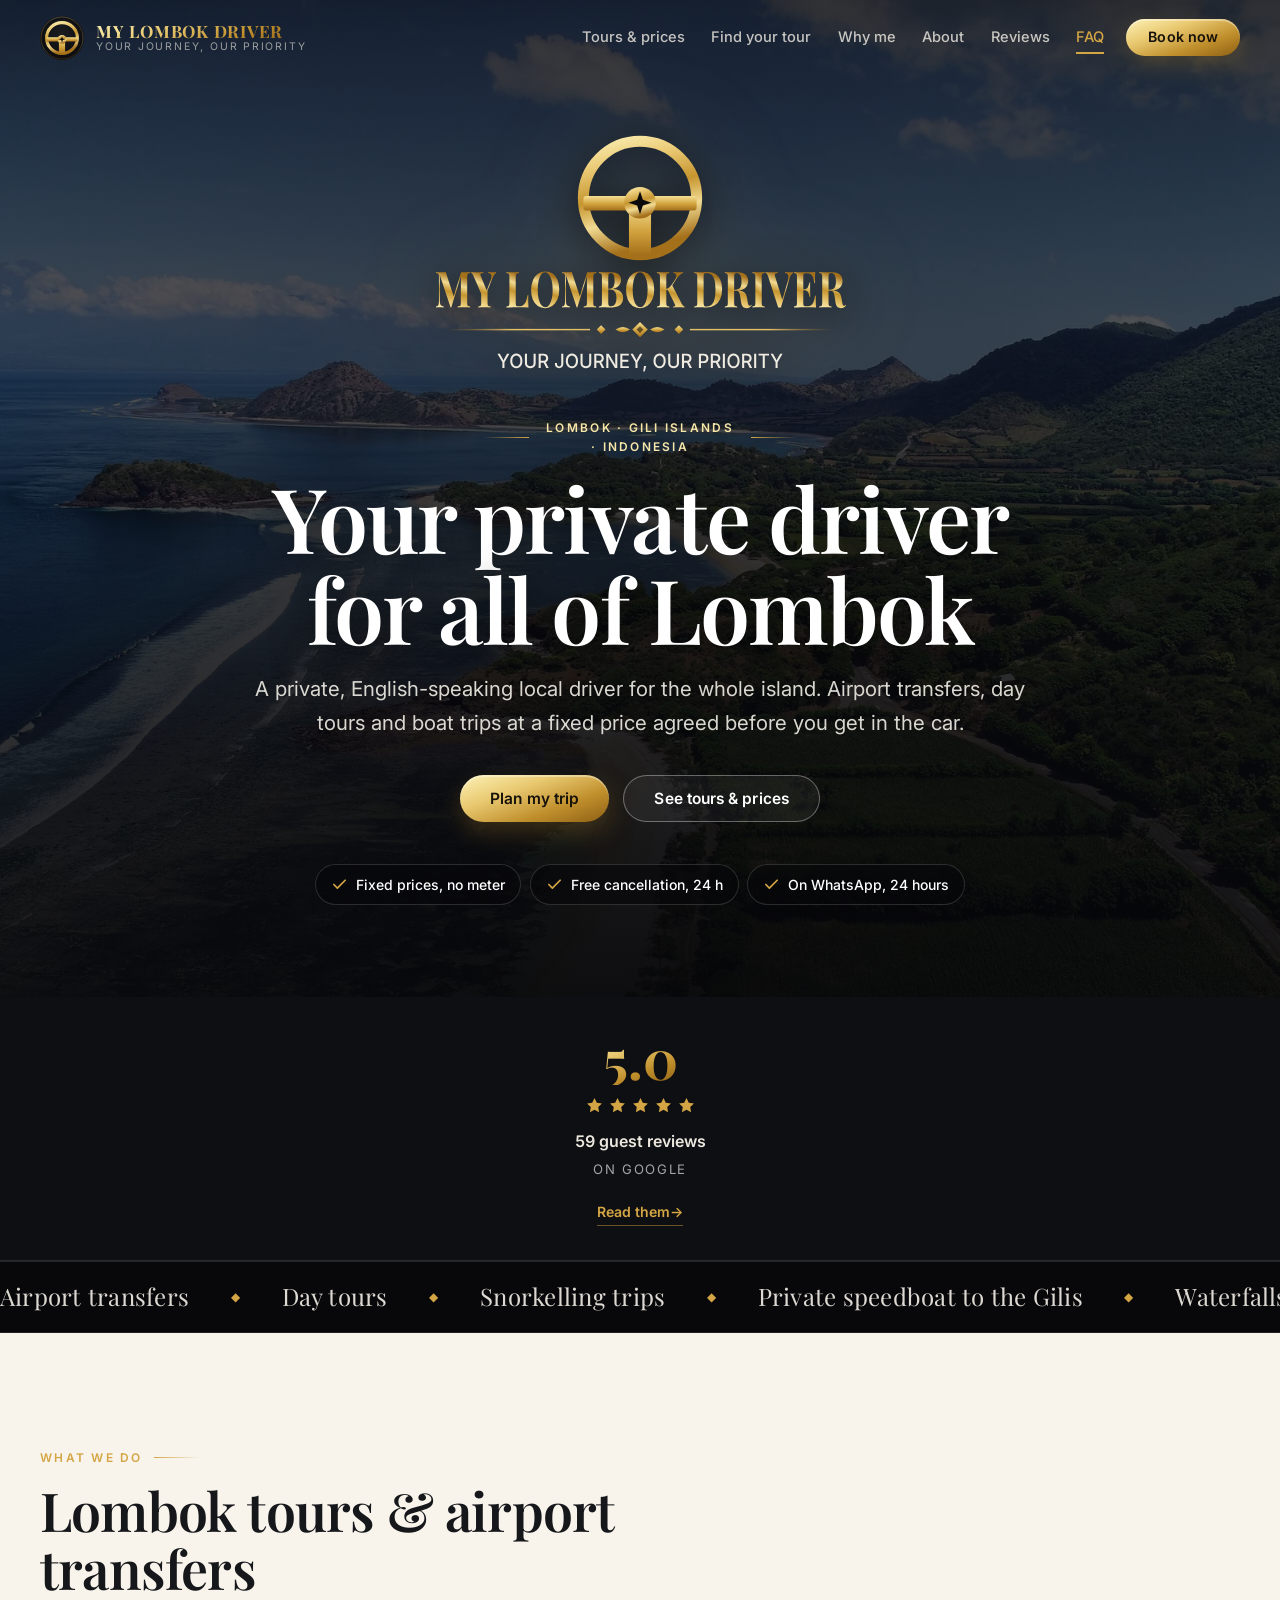
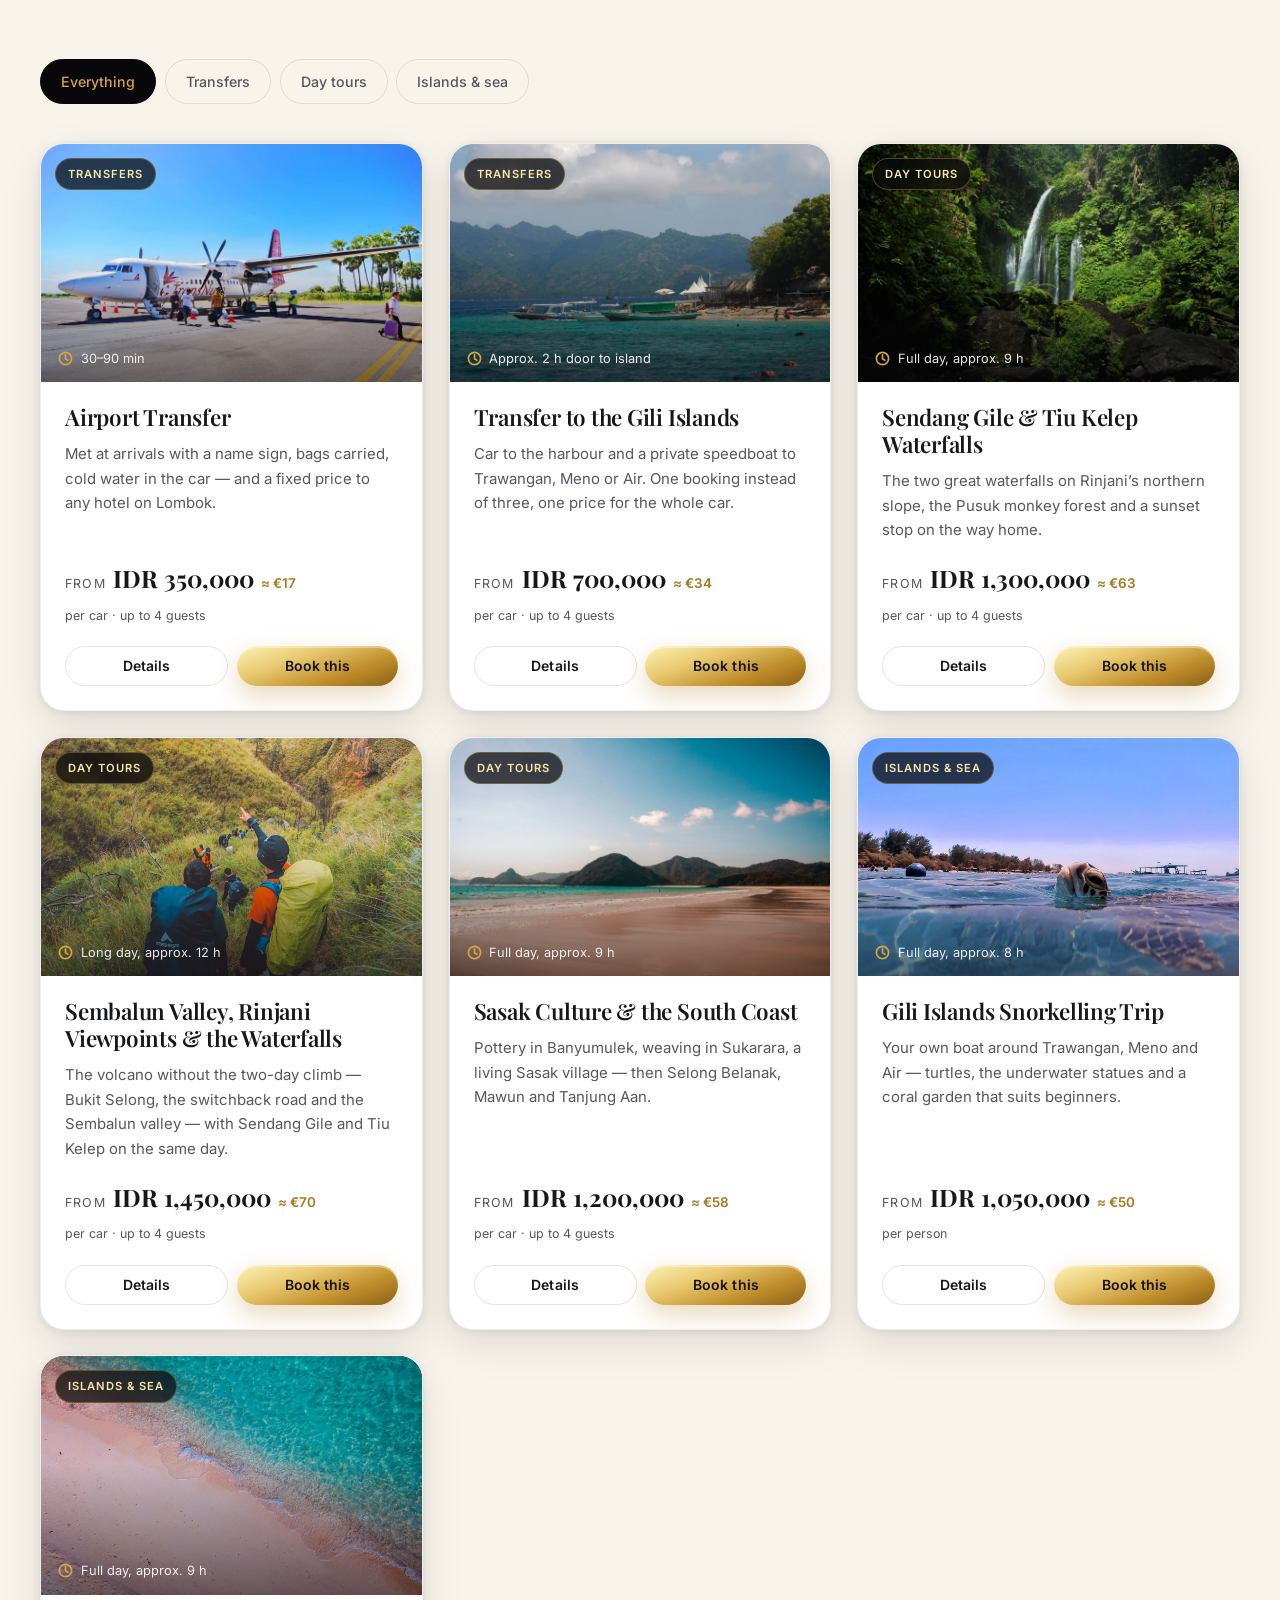
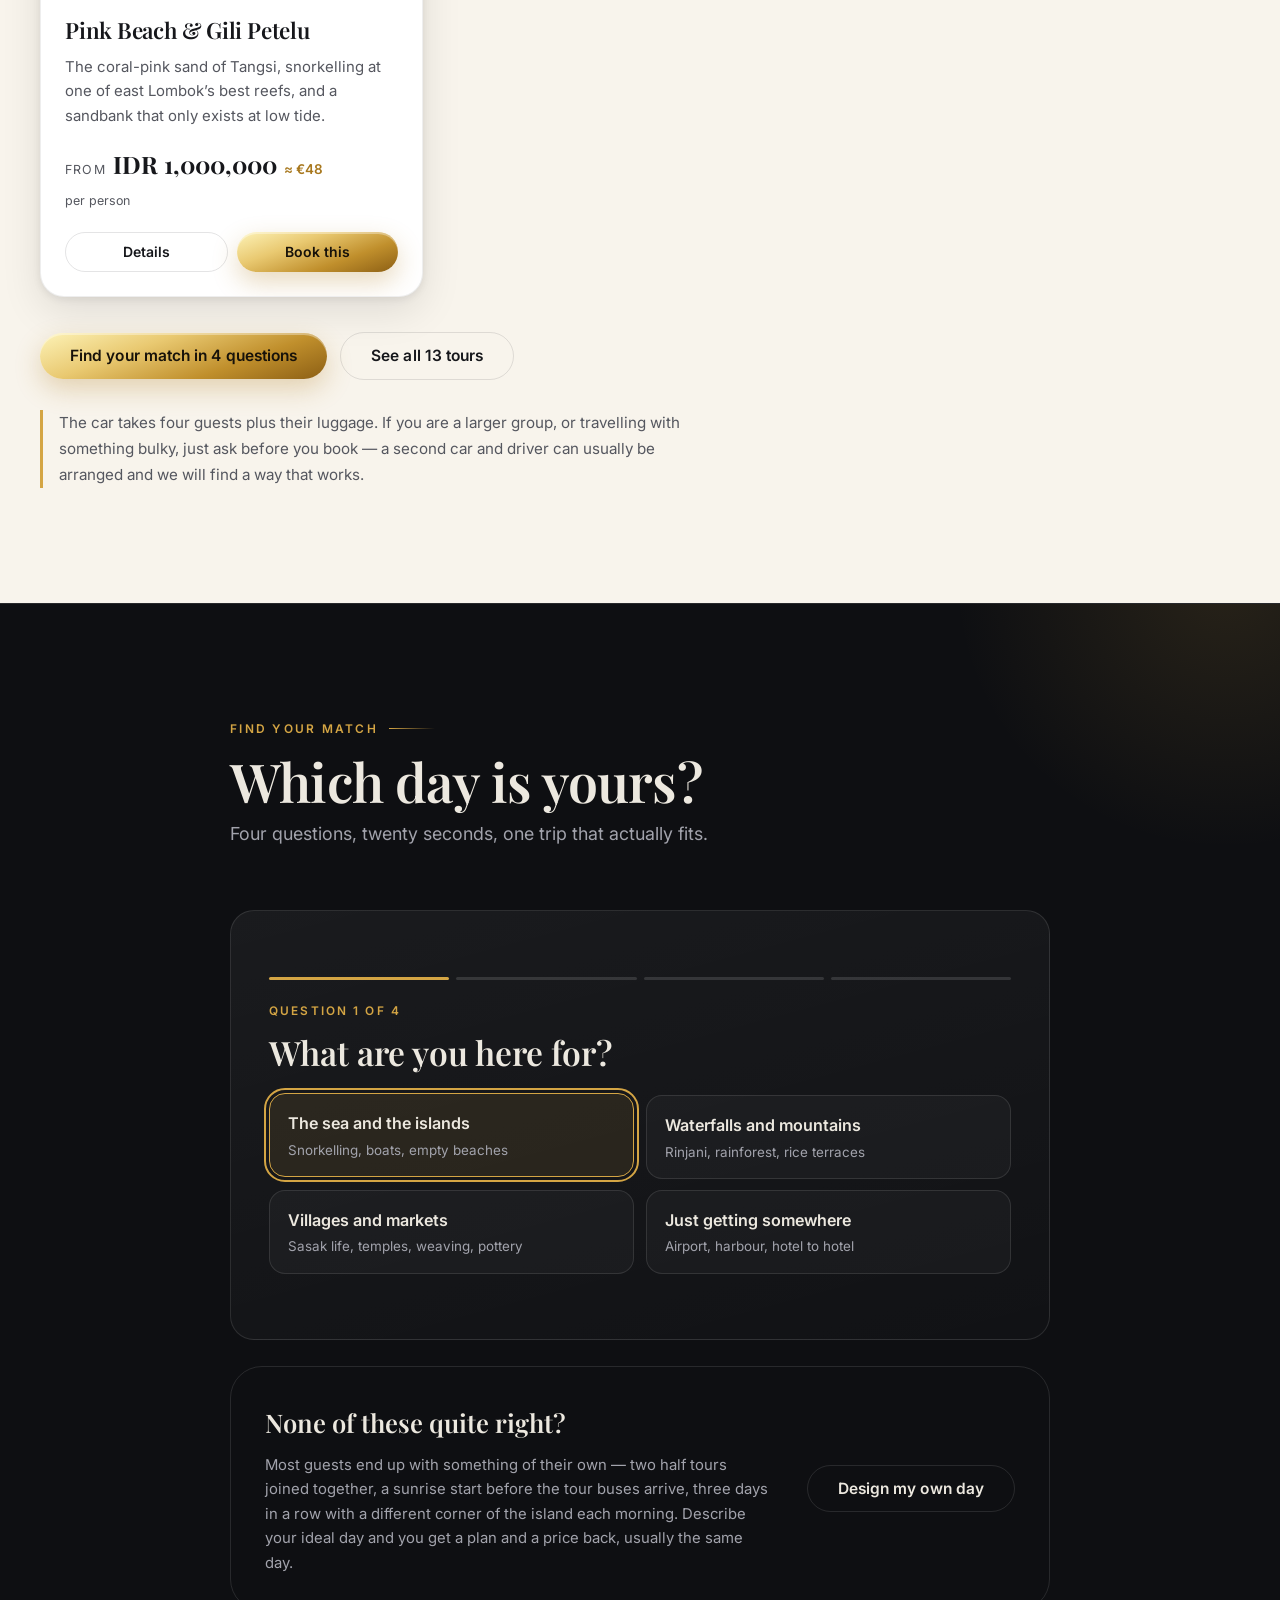
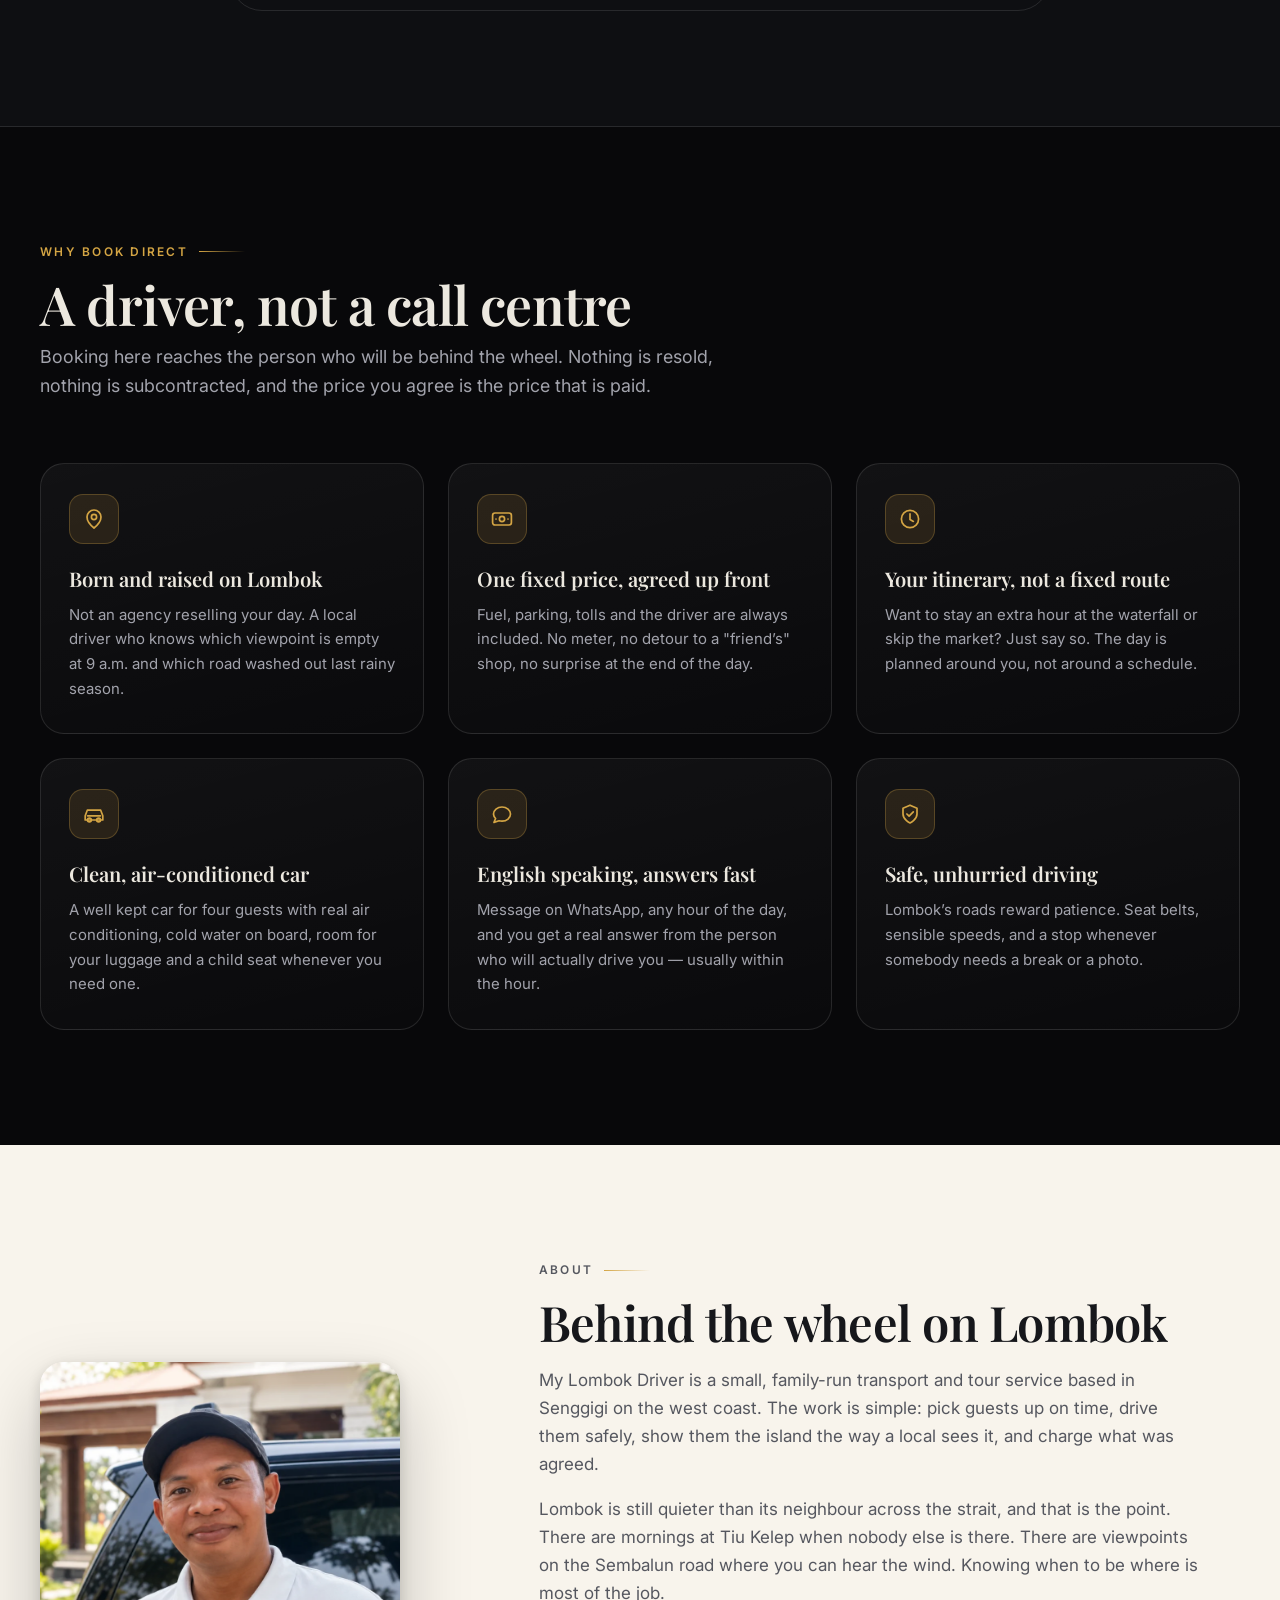
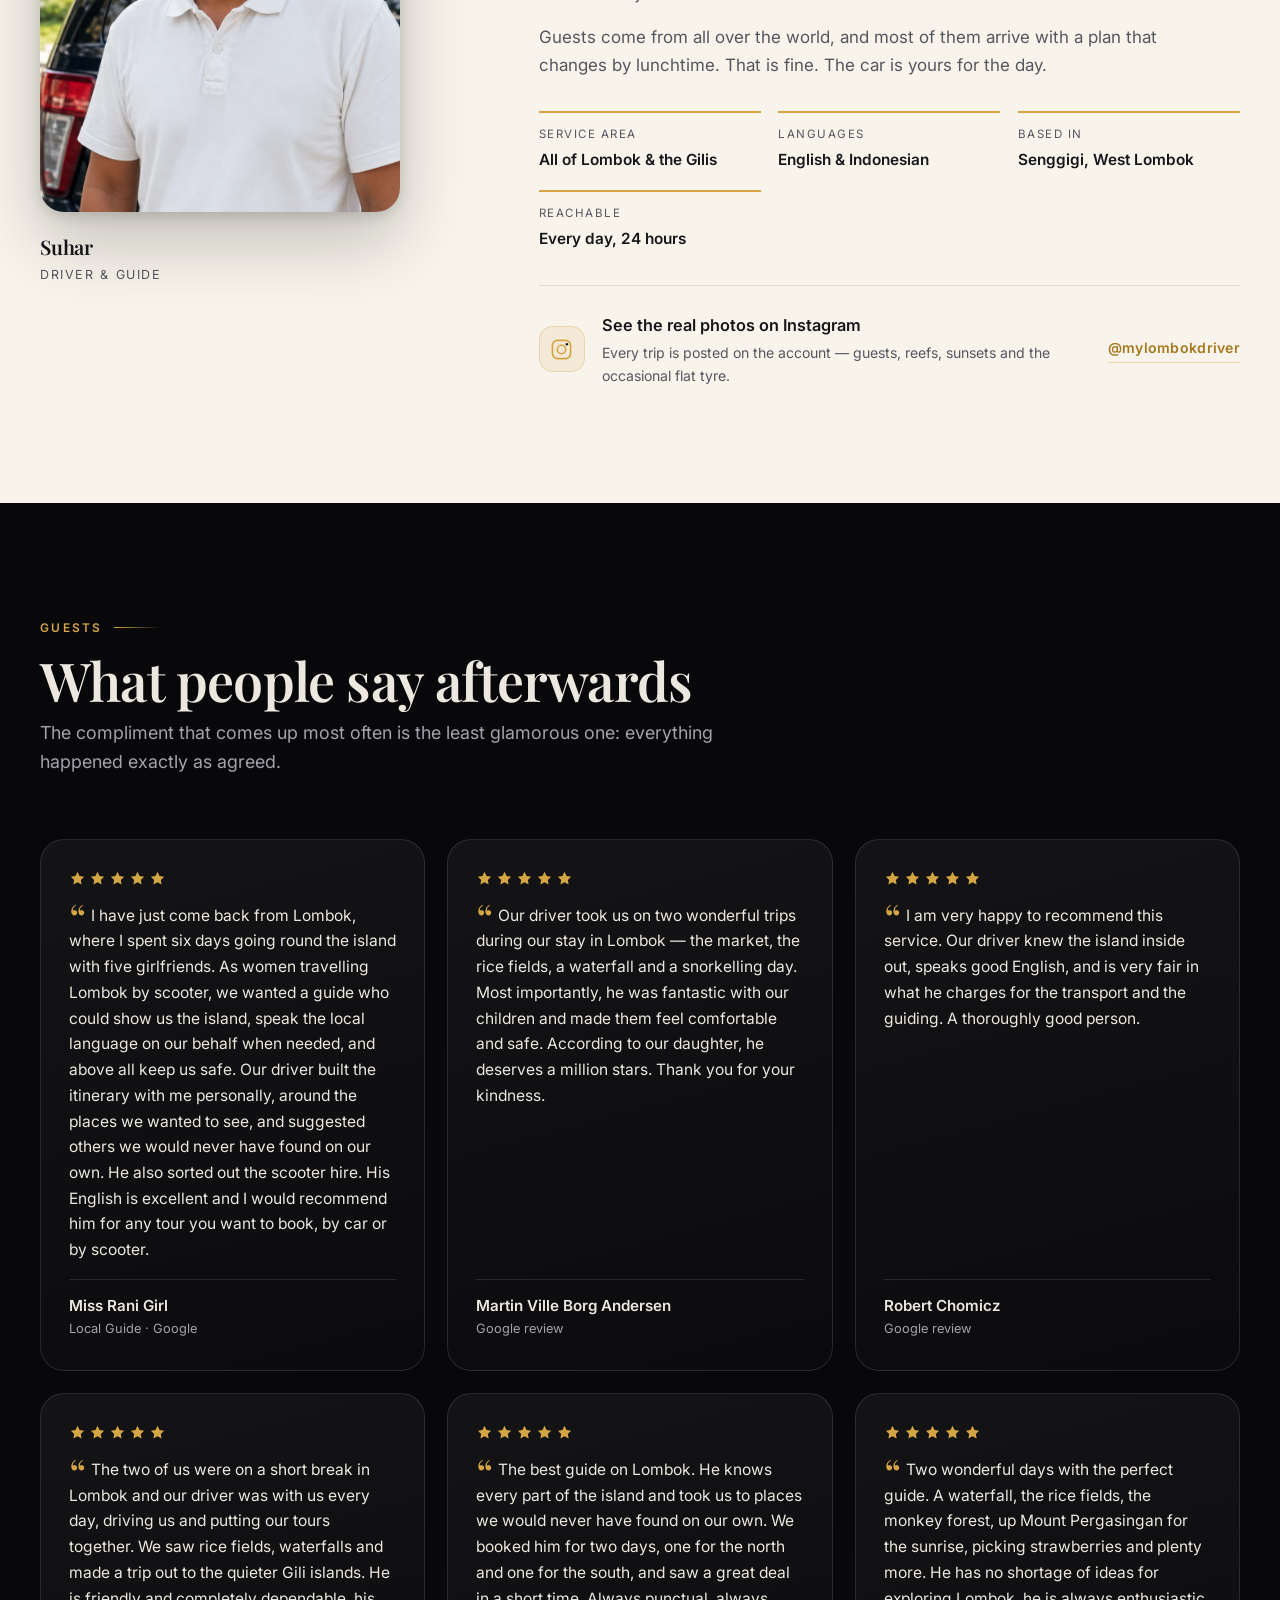
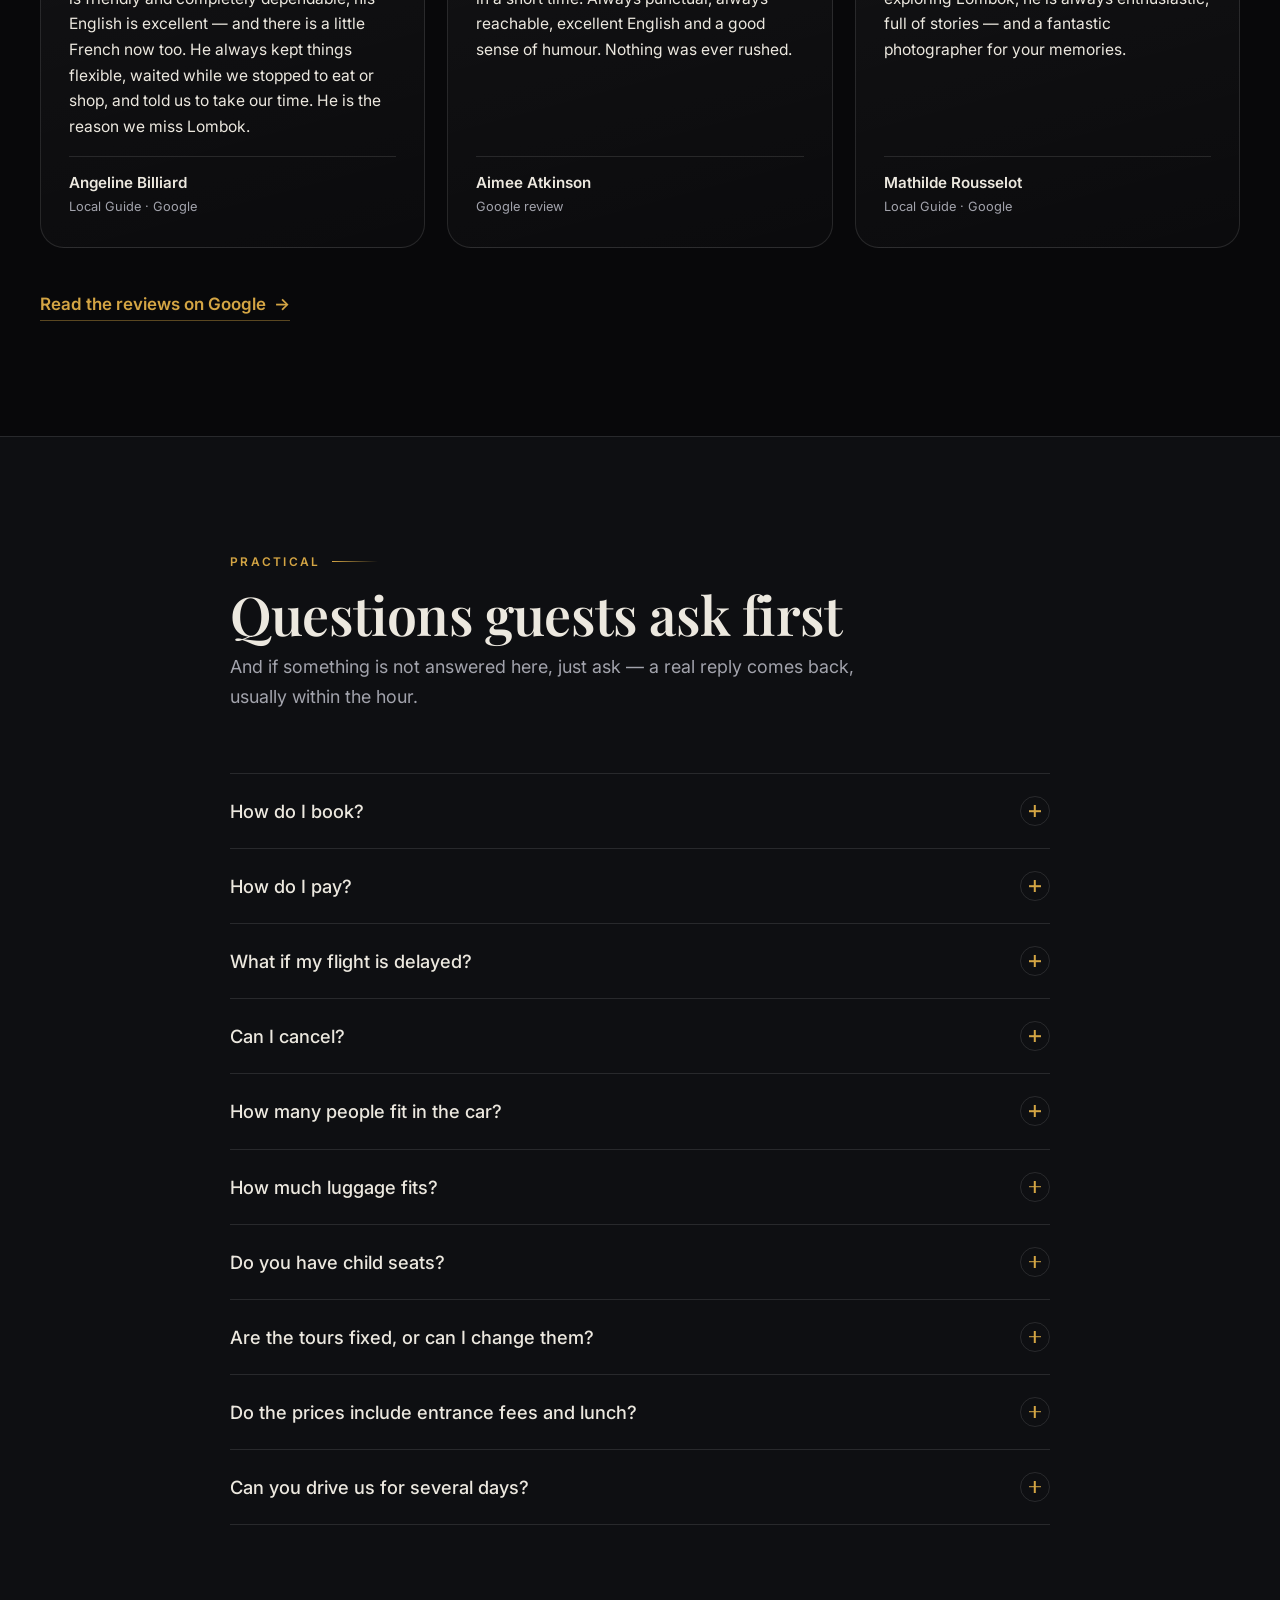
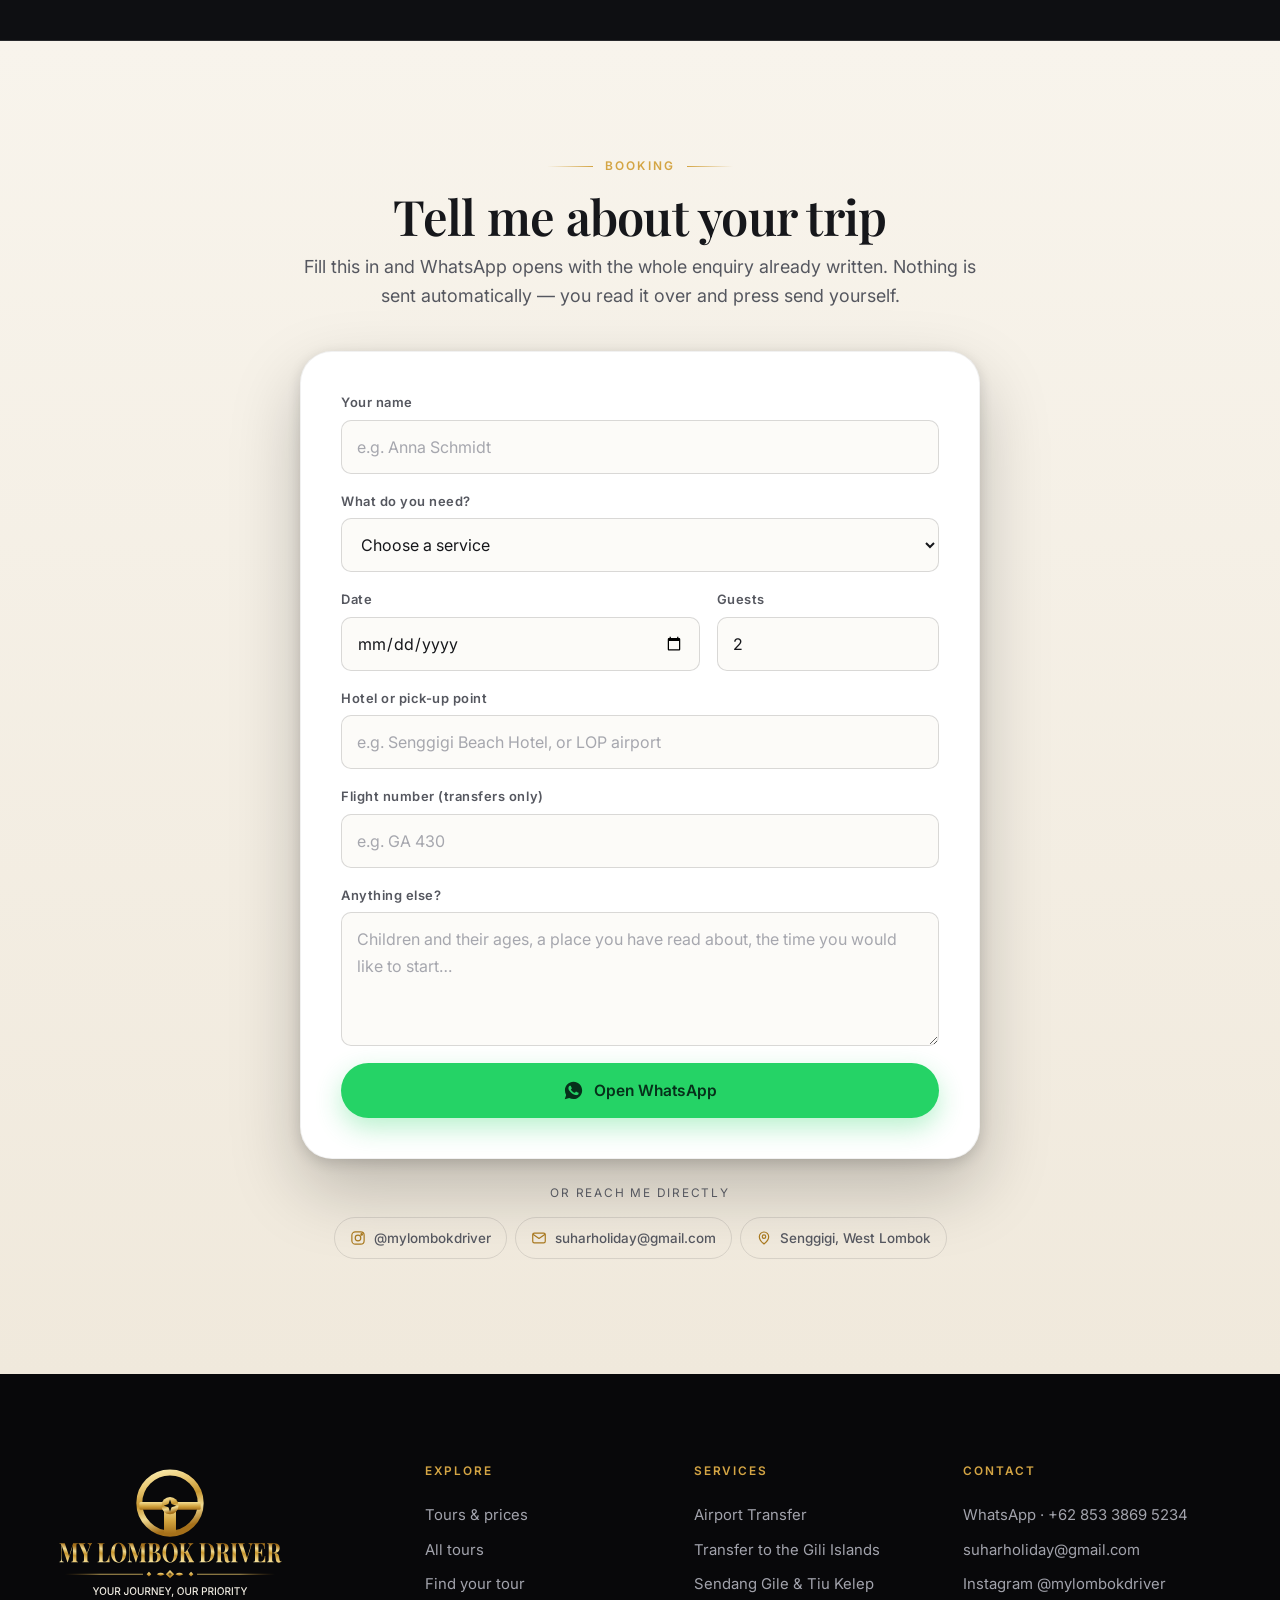
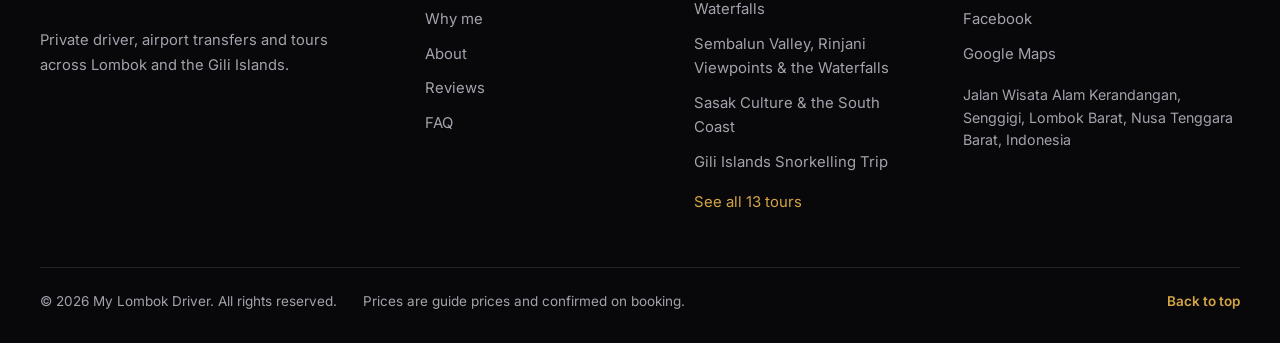
<file: index.html>
<!DOCTYPE html>
<html lang="en">
<head>
<meta charset="utf-8">
<meta name="viewport" content="width=device-width, initial-scale=1, viewport-fit=cover">
<title data-i18n="meta.title">Private Driver in Lombok — Airport Transfers &amp; Day Tours | My Lombok Driver</title>
<meta name="description" data-i18n-attr="content:meta.description" content="English-speaking private driver on Lombok: airport transfers from LOP, day tours, Gili snorkelling and fast boats. Fixed prices, book on WhatsApp.">
<meta name="theme-color" content="#0A0A0B">
<meta name="author" content="My Lombok Driver">
<!-- Google Search Console — must stay in place or the property loses its verification. -->
<meta name="google-site-verification" content="r995RFEp1Kif3h2Dq9Ru5ifNSIuzQ8CJ_m3xXYE5SMM">
<!-- Canonical und og:url stehen ausgeschrieben da, damit ein Crawler sie sieht,
     bevor irgendein JavaScript gelaufen ist. js/app.js überschreibt beide aus
     config.site.url — eine eigene Domain wird also weiterhin nur an einer
     Stelle gepflegt. Vorher stand hier href="", was auf die gerade aufgerufene
     Adresse zeigt: bei index.html?service=… also auf eine Adresse mit
     Query-String, die es als eigene Seite nicht geben soll. -->
<link rel="canonical" href="https://lassetoenjann.github.io/mylombokdriver/" id="canonical-link">

<meta property="og:type" content="website">
<meta property="og:url" content="https://lassetoenjann.github.io/mylombokdriver/">
<meta property="og:site_name" content="My Lombok Driver">
<meta property="og:title" data-i18n-attr="content:meta.title" content="Private Driver in Lombok — Airport Transfers &amp; Day Tours | My Lombok Driver">
<meta property="og:description" data-i18n-attr="content:meta.description" content="English-speaking private driver on Lombok: airport transfers from LOP, day tours, Gili snorkelling and fast boats. Fixed prices, book on WhatsApp.">
<meta property="og:image" content="images/og-image.jpg" id="og-image">
<meta property="og:locale" content="en_US">
<meta name="twitter:card" content="summary_large_image">

<link rel="icon" href="assets/favicon.svg" type="image/svg+xml">
<link rel="apple-touch-icon" href="assets/logo-mark.svg">

<link rel="preconnect" href="https://fonts.googleapis.com">
<link rel="preconnect" href="https://fonts.gstatic.com" crossorigin>
<link rel="stylesheet" href="https://fonts.googleapis.com/css2?family=Playfair+Display:wght@500;600;700&family=Inter:wght@400;500;600;700&display=swap">
<link rel="stylesheet" href="css/style.css">
</head>
<body data-page="home">

<a class="skip" href="#main">Skip to content</a>

<!-- ══════════════════════════════════════════ HEADER ══════════════════════ -->
<header class="site-head" id="siteHead">
  <div class="wrap head-inner">
    <a class="brand" href="#top" data-i18n-attr="aria-label:a11y.logo">
      <img class="brand-mark" src="assets/logo-mark.svg" alt="" width="48" height="48">
      <span class="brand-type">
        <span class="brand-name">My Lombok Driver</span>
        <span class="brand-claim">Your journey, our priority</span>
      </span>
    </a>

    <nav class="nav" id="nav" aria-label="Main">
      <a href="#tours"   data-i18n="nav.tours">Tours &amp; prices</a>
      <a href="#match"   data-i18n="nav.match">Find your tour</a>
      <a href="#why"     data-i18n="nav.why">Why me</a>
      <a href="#about"   data-i18n="nav.about">About</a>
      <a href="#reviews" data-i18n="nav.reviews">Reviews</a>
      <a href="#faq"     data-i18n="nav.faq">FAQ</a>
    </nav>

    <div class="head-actions">
      <a class="btn btn-gold btn-sm" href="#book" data-i18n="nav.book">Book now</a>
      <button class="burger" id="burger" aria-expanded="false" aria-controls="nav" data-i18n-attr="aria-label:nav.menu">
        <span></span><span></span><span></span>
      </button>
    </div>
  </div>
</header>

<main id="main">
<span id="top"></span>

<!-- ══════════════════════════════════════════ HERO ════════════════════════ -->
<section class="hero">
  <img class="hero-bg" src="images/hero.webp" alt="" aria-hidden="true" width="2200" height="1238" fetchpriority="high">
  <div class="hero-veil"></div>
  <div class="wrap hero-inner">
    <img class="hero-lockup" src="assets/logo-lockup.svg" alt="My Lombok Driver — your journey, our priority" width="1000" height="566">
    <p class="eyebrow" data-i18n="hero.eyebrow">Lombok · Gili Islands · Indonesia</p>
    <h1 class="hero-title" data-i18n-html="hero.title">Your private driver<br>for all of Lombok</h1>
    <p class="hero-sub" data-i18n="hero.sub">A private, English-speaking local driver for the whole island. Airport transfers, day tours and boat trips at a fixed price agreed before you get in the car.</p>
    <div class="hero-cta">
      <a class="btn btn-gold" href="#book" data-i18n="hero.cta">Plan my trip</a>
      <a class="btn btn-ghost" href="#tours" data-i18n="hero.cta2">See tours &amp; prices</a>
    </div>
    <ul class="hero-badges">
      <li><svg viewBox="0 0 24 24" class="ico"><path d="M20 6 9 17l-5-5"/></svg><span data-i18n="hero.badge1">Fixed prices, no meter</span></li>
      <li><svg viewBox="0 0 24 24" class="ico"><path d="M20 6 9 17l-5-5"/></svg><span data-i18n="hero.badge2">Free cancellation, 24 h</span></li>
      <li><svg viewBox="0 0 24 24" class="ico"><path d="M20 6 9 17l-5-5"/></svg><span data-i18n="hero.badge3">On WhatsApp, 24 hours</span></li>
    </ul>
  </div>
</section>

<!-- ══════════════════════════════════════════ SOCIAL PROOF ════════════════ -->
<!-- Sits directly under the hero so the rating is visible without scrolling
     far — on a phone the reviews section itself is a long way down. -->
<a class="proof" id="proofBar" href="#reviews"></a>

<!-- ══════════════════════════════════════════ MARQUEE ═════════════════════ -->
<div class="marquee" aria-hidden="true">
  <div class="marquee-track" id="marqueeTrack"></div>
</div>

<!-- ══════════════════════════════════════════ TOURS ═══════════════════════ -->
<section class="sec" id="tours">
  <div class="wrap">
    <header class="sec-head">
      <p class="eyebrow" data-i18n="tours.eyebrow">What we do</p>
      <!-- No standfirst here on purpose: the cards below say what the prices
           are and what is included, so a paragraph repeating it only pushed
           the first tour further down the phone screen. tours.html keeps its
           own intro, because there the heading is the page title. -->
      <h2 data-i18n="tours.title">Lombok tours &amp; airport transfers</h2>
    </header>

    <!-- The same category chips as on tours.html. Here they narrow the
         shortlist rather than the whole catalogue — somebody who only wants a
         transfer should not have to read past four day tours to find one, and
         "See all 13 tours" sits right underneath for the rest. -->
    <div class="filters" id="filters" role="tablist" aria-label="Tour categories"></div>

    <!-- Only the seven marked `featured: true` in content.js. All thirteen
         turned this section into a catalogue and pushed everything below it
         out of reach on a phone; the full list lives on tours.html. -->
    <div class="tour-grid" id="tourGrid"></div>

    <!-- Two ways on, and the matcher is the gold one. Somebody who has just
         scrolled seven cards without picking one is telling us they do not
         know what they want — a longer list is the worse answer of the two. -->
    <div class="tours-more">
      <a class="btn btn-gold" href="#match" data-i18n="tours.matchCta">Find your match in 4 questions</a>
      <a class="btn btn-line" id="toursAllCta" href="tours.html">See all 13 tours</a>
    </div>

    <!-- One car, four seats. Said once, plainly, right under the prices that
         are quoted per car — so nobody discovers it after booking. -->
    <p class="tour-capacity" data-i18n="tours.capacity">The car takes four guests plus their luggage. If you are a larger group, or travelling with something bulky, just ask before you book — a second car and driver can usually be arranged and we will find a way that works.</p>
  </div>
</section>

<!-- ══════════════════════════════════════════ FIND YOUR MATCH ═════════════ -->
<!-- Four questions, then one recommendation with two runners-up. Rendered
     entirely by js/app.js from MLD_CONTENT.matcher — the empty box below is
     all the markup it needs. Without JavaScript the section removes itself
     rather than sitting there as a dead heading. -->
<section class="sec sec-dark" id="match">
  <div class="wrap wrap-narrow">
    <header class="sec-head">
      <p class="eyebrow" data-i18n="match.eyebrow">Find your match</p>
      <h2 data-i18n="match.title">Which day is yours?</h2>
      <p class="sec-sub" data-i18n="match.sub">Four questions, twenty seconds, one trip that actually fits.</p>
    </header>
    <div class="match-box" id="matchBox"></div>

    <!-- Moved down here from the tours section. It used to sit directly above
         this one, so two blocks in a row asked the same question — "none of
         these?" and "not sure?" — and the whole area read as clutter. As the
         quiet last step after the questions it reads as the fallback it is. -->
    <div class="custom-panel custom-panel--quiet">
      <div class="custom-copy">
        <h3 data-i18n="custom.title">None of these quite right?</h3>
        <p data-i18n="custom.text">Most guests end up with something of their own — two half tours joined together, a sunrise start before the tour buses arrive, three days in a row with a different corner of the island each morning. Describe your ideal day and you get a plan and a price back, usually the same day.</p>
      </div>
      <a class="btn btn-line" href="#book" data-book-service="custom" data-i18n="custom.cta">Design my own day</a>
    </div>
  </div>
</section>

<!-- ══════════════════════════════════════════ WHY ═════════════════════════ -->
<section class="sec sec-dark" id="why">
  <div class="wrap">
    <header class="sec-head">
      <p class="eyebrow" data-i18n="why.eyebrow">Why book direct</p>
      <h2 data-i18n="why.title">A driver, not a call centre</h2>
      <p class="sec-sub" data-i18n="why.sub">Booking here reaches the person who will be behind the wheel. Nothing is resold, nothing is subcontracted, and the price you agree is the price that is paid.</p>
    </header>
    <div class="value-grid" id="valueGrid"></div>
  </div>
</section>

<!-- ══════════════════════════════════════════ ABOUT ═══════════════════════ -->
<!-- Sits between "Why book direct" and the reviews, and does two jobs at once.
     It reads better — the claim, then the person behind it, then the guests
     confirming it — and it is the light section that keeps those two dark ones
     from running into each other. A stand-alone Instagram band used to do that
     job and looked like an advert somebody had pasted in. -->
<section class="sec" id="about">
  <div class="wrap about-grid" id="aboutGrid">
    <!-- Portrait of the driver. Rendered by app.js only when
         config.business.driverPhoto points at a file — otherwise this stays
         empty and the copy takes the full width. -->
    <figure class="about-media" id="aboutMedia" hidden></figure>
    <div class="about-copy">
      <p class="eyebrow" data-i18n="about.eyebrow">About</p>
      <h2 data-i18n="about.title">Behind the wheel on Lombok</h2>
      <p data-i18n="about.p1">My Lombok Driver is a small, family-run transport and tour service based in Senggigi on the west coast. The work is simple: pick guests up on time, drive them safely, show them the island the way a local sees it, and charge what was agreed.</p>
      <p data-i18n="about.p2">Lombok is still quieter than its neighbour across the strait, and that is the point. There are mornings at Tiu Kelep when nobody else is there. There are viewpoints on the Sembalun road where you can hear the wind. Knowing when to be where is most of the job.</p>
      <p data-i18n="about.p3">Guests come from all over the world, and most of them arrive with a plan that changes by lunchtime. That is fine. The car is yours for the day.</p>
      <dl class="about-stats">
        <div><dt data-i18n="about.statA"></dt><dd data-i18n="about.statAv"></dd></div>
        <div><dt data-i18n="about.statB"></dt><dd data-i18n="about.statBv"></dd></div>
        <div><dt data-i18n="about.statC"></dt><dd data-i18n="about.statCv"></dd></div>
        <div><dt data-i18n="about.statD"></dt><dd data-i18n="about.statDv"></dd></div>
      </dl>

      <!-- The photographs on this page were bought; the real ones are on his
           account. That admission belongs to the section about him, as its
           closing line — not to a band of its own in Instagram's purple, which
           is the one colour on this page that answers to nobody. -->
      <a class="about-ig" id="igPanel" href="https://www.instagram.com/mylombokdriver" target="_blank" rel="noopener">
        <span class="about-ig-mark" aria-hidden="true">
          <svg viewBox="0 0 24 24"><rect x="2.5" y="2.5" width="19" height="19" rx="5.5"/><circle cx="12" cy="12" r="4.4"/><circle cx="17.6" cy="6.4" r="1.3" fill="currentColor" stroke="none"/></svg>
        </span>
        <span class="about-ig-copy">
          <strong data-i18n="instagram.title">See the real photos on Instagram</strong>
          <span data-i18n="instagram.text">Every trip is posted on the account — guests, reefs, sunsets and the occasional flat tyre.</span>
        </span>
        <span class="ig-handle">@mylombokdriver</span>
      </a>
    </div>
  </div>
</section>

<!-- ══════════════════════════════════════════ REVIEWS ═════════════════════ -->
<section class="sec sec-dark" id="reviews">
  <div class="wrap">
    <header class="sec-head">
      <p class="eyebrow" data-i18n="reviews.eyebrow">Guests</p>
      <h2 data-i18n="reviews.title">What people say afterwards</h2>
      <p class="sec-sub" data-i18n="reviews.sub">The compliment that comes up most often is the least glamorous one: everything happened exactly as agreed.</p>
    </header>
    <div class="review-grid" id="reviewGrid"></div>
    <div class="sec-foot">
      <a class="link-gold" id="reviewsMore" href="#" target="_blank" rel="noopener" data-i18n="reviews.more">Read the reviews on Google</a>
    </div>
  </div>
</section>

<!-- ══════════════════════════════════════════ FAQ ═════════════════════════ -->
<section class="sec sec-dark" id="faq">
  <div class="wrap wrap-narrow">
    <header class="sec-head">
      <p class="eyebrow" data-i18n="faq.eyebrow">Practical</p>
      <h2 data-i18n="faq.title">Questions guests ask first</h2>
      <p class="sec-sub" data-i18n="faq.sub">And if something is not answered here, just ask — a real reply comes back, usually within the hour.</p>
    </header>
    <div class="faq-list" id="faqList"></div>
  </div>
</section>

<!-- ══════════════════════════════════════════ BOOKING ═════════════════════ -->
<section class="sec sec-book" id="book">
  <div class="wrap book-wrap">
    <header class="sec-head book-head">
      <p class="eyebrow" data-i18n="book.eyebrow">Booking</p>
      <h2 data-i18n="book.title">Tell me about your trip</h2>
      <p class="sec-sub" data-i18n="book.sub">Fill this in and WhatsApp opens with the whole enquiry already written. Nothing is sent automatically — you read it over and press send yourself.</p>
    </header>

    <form class="book-form" id="bookForm" novalidate>
      <div class="field">
        <label for="f-name" data-i18n="book.name"></label>
        <input id="f-name" name="name" type="text" autocomplete="name" required>
      </div>
      <div class="field">
        <label for="f-service" data-i18n="book.service"></label>
        <select id="f-service" name="service" required></select>
      </div>
      <div class="row">
        <div class="field">
          <label for="f-date" data-i18n="book.date"></label>
          <input id="f-date" name="date" type="date" required>
        </div>
        <div class="field">
          <label for="f-guests" data-i18n="book.guests"></label>
          <input id="f-guests" name="guests" type="number" min="1" max="30" value="2" inputmode="numeric">
        </div>
      </div>
      <!-- Appears only once more than four guests are entered: a reassurance
           at the moment of doubt, not a warning that sits there all the time. -->
      <p class="field-hint" id="guestsHint" hidden data-i18n="book.guestsHint"></p>
      <div class="field">
        <label for="f-hotel" data-i18n="book.hotel"></label>
        <input id="f-hotel" name="hotel" type="text">
      </div>
      <div class="field">
        <label for="f-flight" data-i18n="book.flight"></label>
        <input id="f-flight" name="flight" type="text">
      </div>
      <div class="field">
        <label for="f-message" data-i18n="book.message"></label>
        <textarea id="f-message" name="message" rows="4"></textarea>
      </div>
      <p class="form-error" id="formError" role="alert" hidden></p>
      <button class="btn btn-wa btn-block" type="submit" id="submitBtn">
        <svg viewBox="0 0 24 24" class="ico-wa" aria-hidden="true"><path d="M12.04 2C6.6 2 2.2 6.39 2.2 11.8c0 1.9.5 3.66 1.4 5.2L2 22l5.15-1.55a9.9 9.9 0 0 0 4.89 1.28h.01c5.44 0 9.84-4.39 9.84-9.8C21.89 6.39 17.48 2 12.04 2Zm5.7 13.94c-.24.67-1.4 1.29-1.93 1.34-.5.05-1.13.07-1.82-.11-.42-.11-.96-.29-1.65-.58-2.9-1.23-4.8-4.1-4.95-4.29-.14-.19-1.18-1.55-1.18-2.96 0-1.4.74-2.09 1-2.38.25-.29.55-.36.74-.36.18 0 .37 0 .53.01.17.01.4-.06.62.47.24.55.8 1.92.87 2.06.07.14.12.31.02.5-.1.19-.15.31-.29.48-.15.17-.31.38-.44.51-.15.14-.3.3-.13.59.17.29.76 1.23 1.63 1.99 1.12.98 2.06 1.28 2.35 1.42.29.15.46.12.63-.07.17-.19.73-.83.92-1.12.19-.29.39-.24.65-.14.26.09 1.65.77 1.93.91.29.14.48.22.55.34.07.12.07.69-.17 1.36Z"/></svg>
        <span data-i18n="book.submit">Open WhatsApp</span>
      </button>
      <p class="wa-hint" id="waHint" hidden data-i18n="book.noWhatsapp">WhatsApp number not configured yet — this button opens an Instagram direct message instead.</p>
    </form>

    <!-- Deliberately quiet, and deliberately below the green button: WhatsApp
         is the path that works, these are for guests who cannot use it. -->
    <div class="direct" id="directContact">
      <p class="direct-label" data-i18n="book.orCall">Or reach me directly</p>
      <div class="direct-links" id="directLinks"></div>
    </div>
  </div>
</section>
</main>

<!-- ══════════════════════════════════════════ FOOTER ══════════════════════ -->
<footer class="site-foot">
  <div class="wrap foot-grid">
    <div class="foot-brand">
      <img src="assets/logo-lockup.svg" alt="My Lombok Driver" width="1000" height="566" loading="lazy">
      <p data-i18n="footer.tagline">Private driver, airport transfers and tours across Lombok and the Gili Islands.</p>
    </div>

    <nav class="foot-col" aria-label="Explore">
      <h3 data-i18n="footer.explore">Explore</h3>
      <a href="#tours"   data-i18n="nav.tours">Tours &amp; prices</a>
      <a href="tours.html" data-i18n="nav.allTours">All tours</a>
      <a href="#match"   data-i18n="nav.match">Find your tour</a>
      <a href="#why"     data-i18n="nav.why">Why me</a>
      <a href="#about"   data-i18n="nav.about">About</a>
      <a href="#reviews" data-i18n="nav.reviews">Reviews</a>
      <a href="#faq"     data-i18n="nav.faq">FAQ</a>
    </nav>

    <nav class="foot-col" aria-label="Services">
      <h3 data-i18n="footer.services">Services</h3>
      <div id="footServices"></div>
    </nav>

    <div class="foot-col">
      <h3 data-i18n="footer.contact">Contact</h3>
      <div id="footContact"></div>
    </div>
  </div>

  <div class="wrap foot-bar">
    <p>© <span id="year"></span> My Lombok Driver. <span data-i18n="footer.rights">All rights reserved.</span></p>
    <p class="foot-note" data-i18n="footer.built">Prices are guide prices and confirmed on booking.</p>
    <a class="foot-top" href="#top" data-i18n="footer.top">Back to top</a>
  </div>
</footer>

<!-- ══════════════════════════════════════════ OVERLAYS ════════════════════ -->
<div class="modal" id="tourModal" role="dialog" aria-modal="true" hidden>
  <div class="modal-backdrop" data-close></div>
  <div class="modal-card" role="document">
    <button class="modal-x" data-close aria-label="Close">&times;</button>
    <div class="modal-body" id="modalBody"></div>
  </div>
</div>


<a class="wa-float" id="waFloat" href="#book" aria-label="Book on WhatsApp">
  <svg viewBox="0 0 24 24" aria-hidden="true"><path d="M12.04 2C6.6 2 2.2 6.39 2.2 11.8c0 1.9.5 3.66 1.4 5.2L2 22l5.15-1.55a9.9 9.9 0 0 0 4.89 1.28h.01c5.44 0 9.84-4.39 9.84-9.8C21.89 6.39 17.48 2 12.04 2Zm5.7 13.94c-.24.67-1.4 1.29-1.93 1.34-.5.05-1.13.07-1.82-.11-.42-.11-.96-.29-1.65-.58-2.9-1.23-4.8-4.1-4.95-4.29-.14-.19-1.18-1.55-1.18-2.96 0-1.4.74-2.09 1-2.38.25-.29.55-.36.74-.36.18 0 .37 0 .53.01.17.01.4-.06.62.47.24.55.8 1.92.87 2.06.07.14.12.31.02.5-.1.19-.15.31-.29.48-.15.17-.31.38-.44.51-.15.14-.3.3-.13.59.17.29.76 1.23 1.63 1.99 1.12.98 2.06 1.28 2.35 1.42.29.15.46.12.63-.07.17-.19.73-.83.92-1.12.19-.29.39-.24.65-.14.26.09 1.65.77 1.93.91.29.14.48.22.55.34.07.12.07.69-.17 1.36Z"/></svg>
</a>

<script src="js/config.js"></script>
<script src="js/content.js"></script>
<script src="js/i18n.js"></script>
<script src="js/app.js"></script>
</body>
</html>
</file>
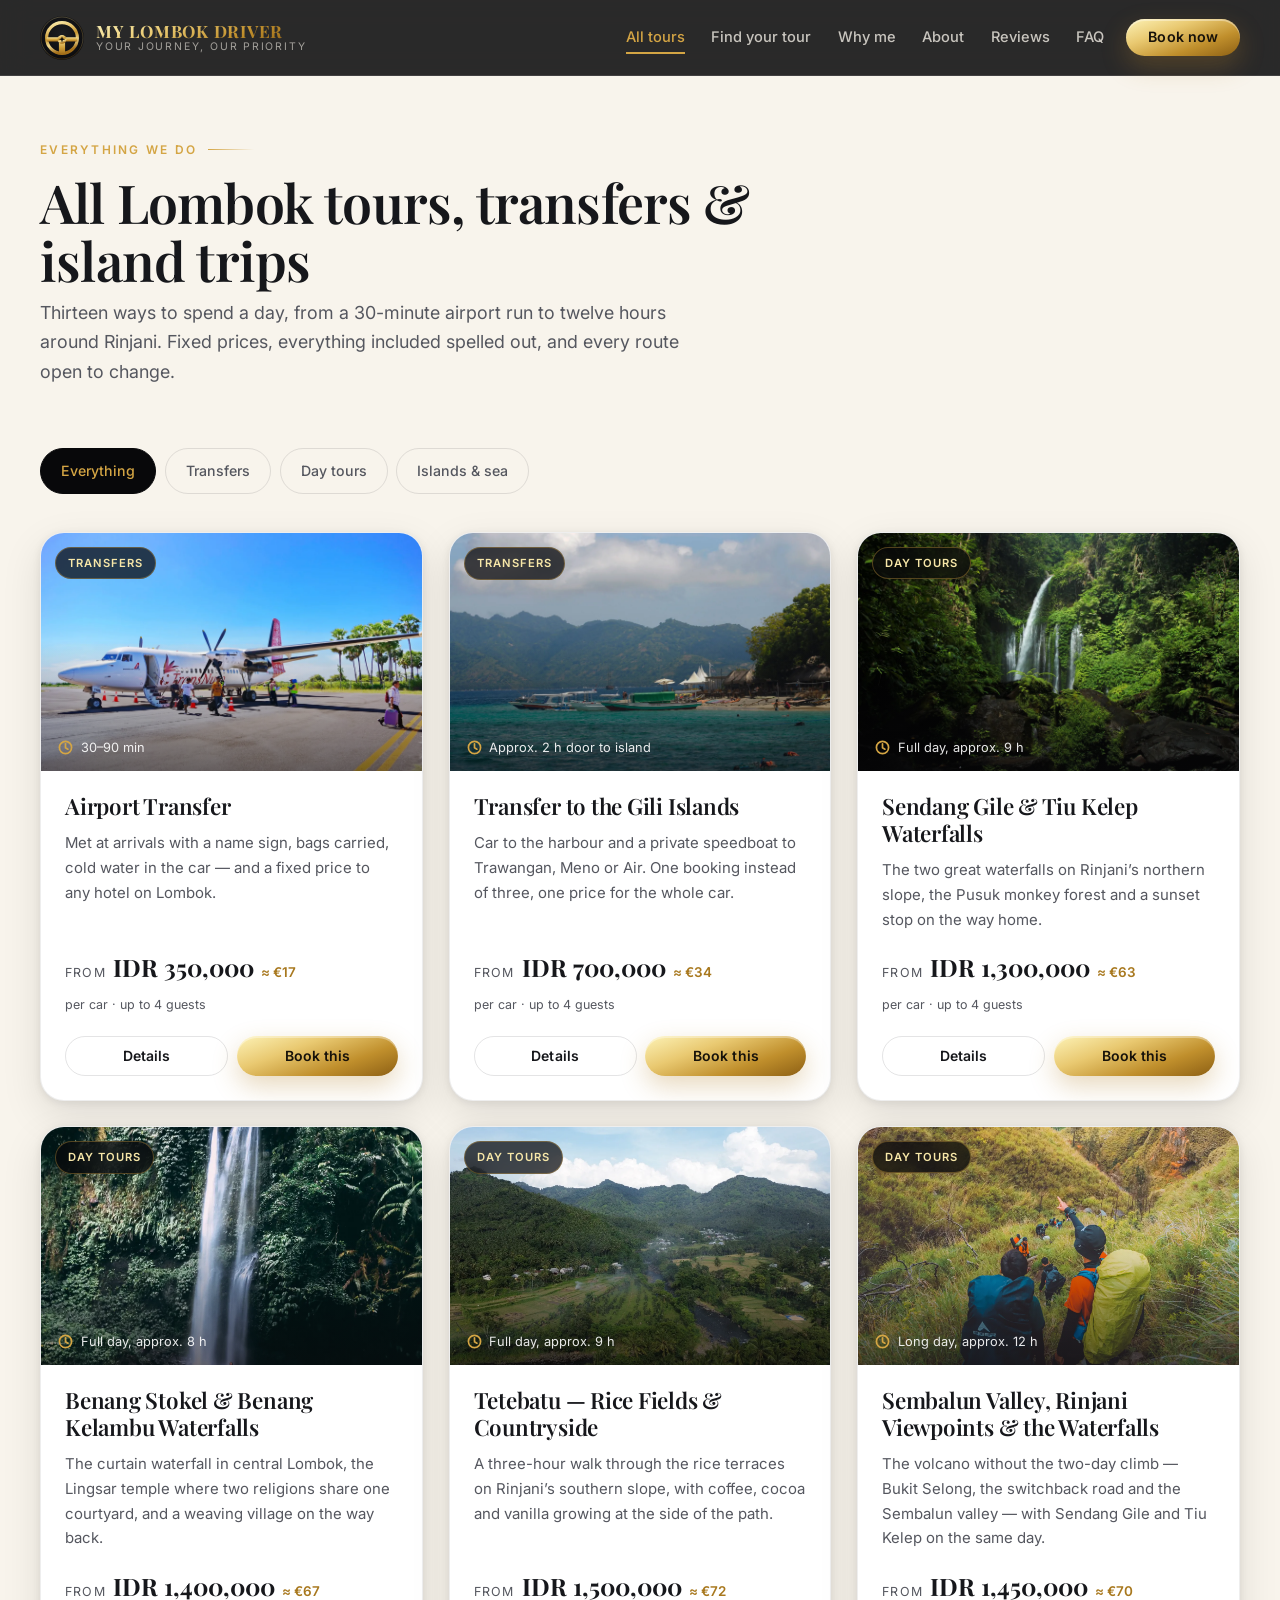
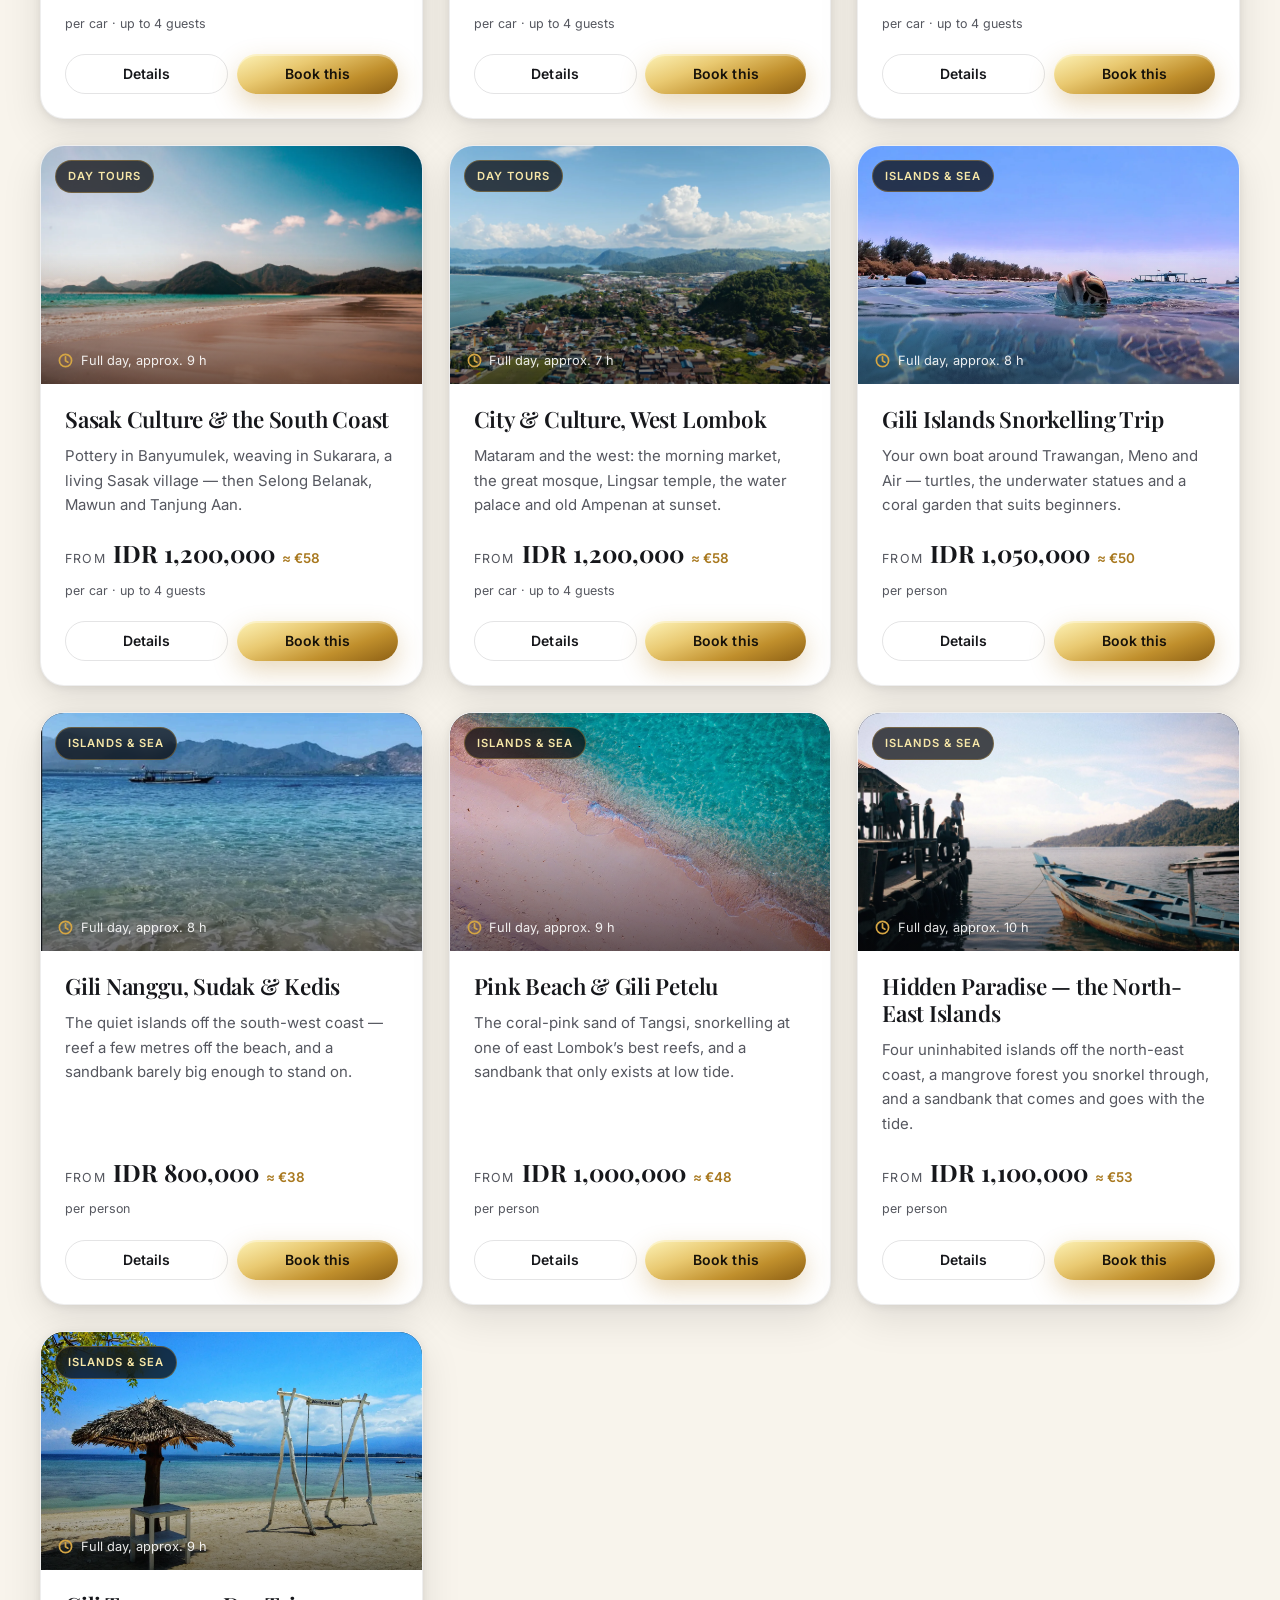
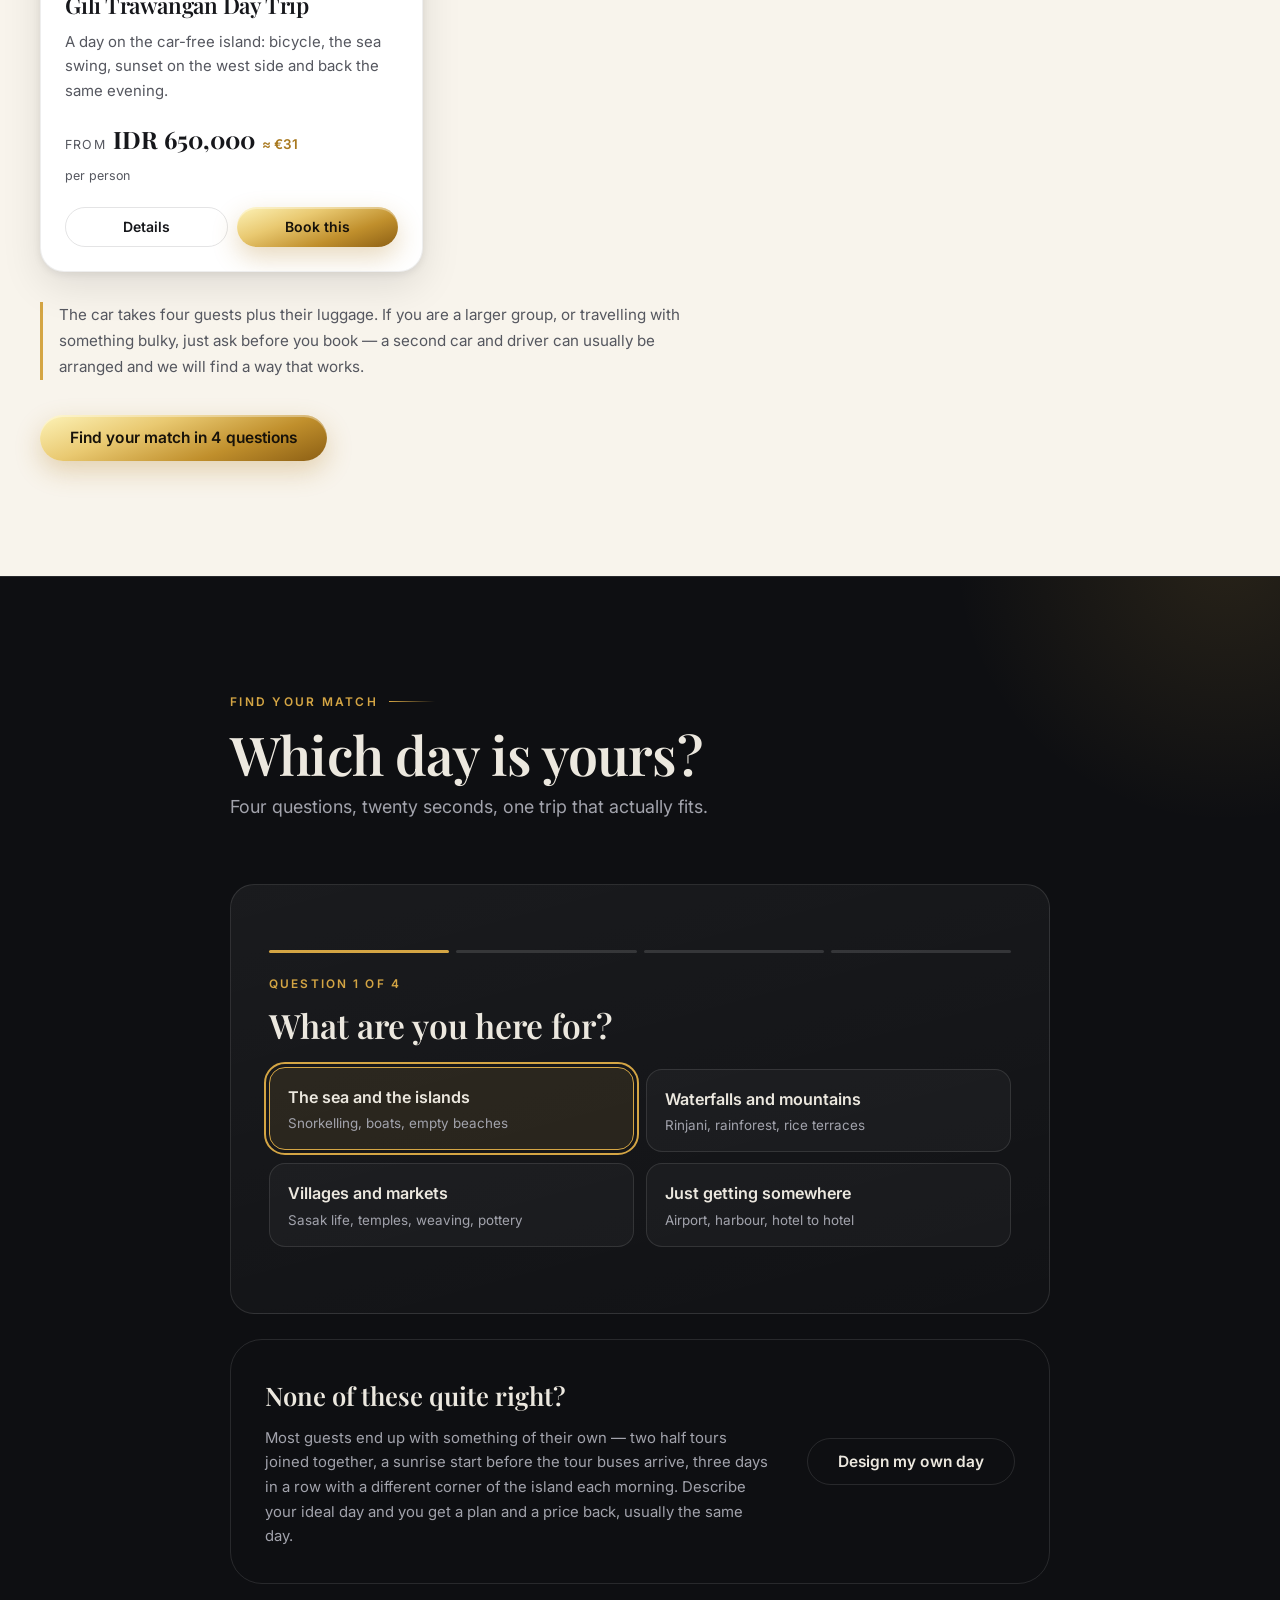
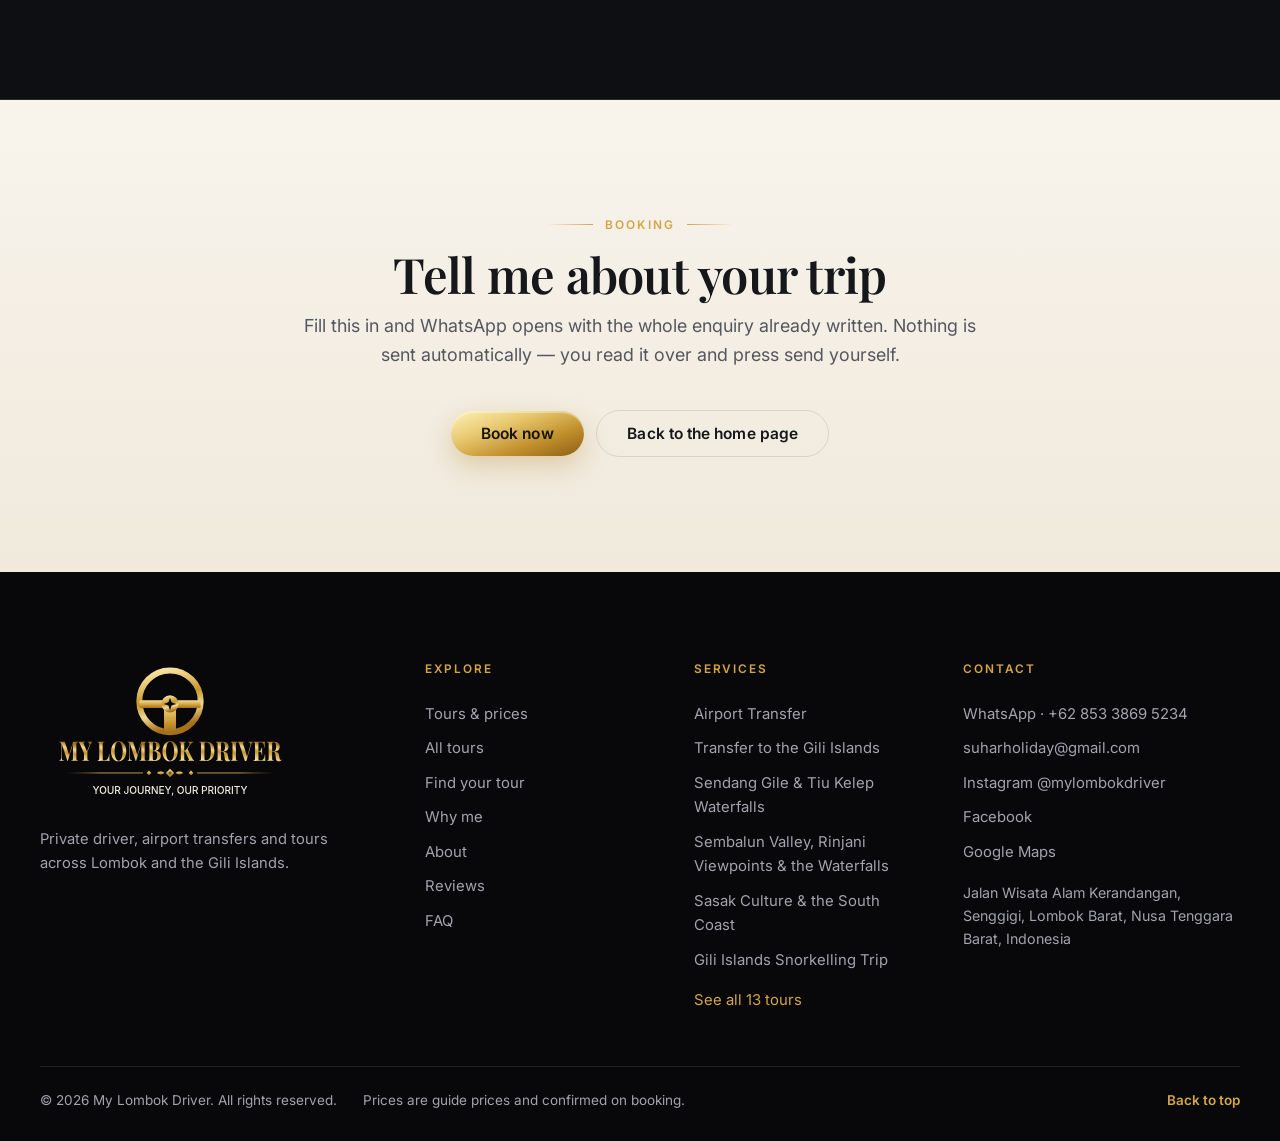
<file: tours.html>
<!DOCTYPE html>
<html lang="en">
<head>
<meta charset="utf-8">
<meta name="viewport" content="width=device-width, initial-scale=1, viewport-fit=cover">
<title data-i18n="toursPage.metaTitle">All Tours &amp; Prices — Lombok Day Trips, Transfers &amp; Snorkelling | My Lombok Driver</title>
<meta name="description" data-i18n-attr="content:toursPage.metaDesc" content="Every tour and transfer on Lombok with fixed prices: airport transfers, waterfalls, Rinjani viewpoints, Sasak villages, Gili snorkelling, Pink Beach and the north-east islands.">
<meta name="theme-color" content="#0A0A0B">
<meta name="author" content="My Lombok Driver">
<!-- Ausgeschrieben, siehe Kommentar an derselben Stelle in index.html. -->
<link rel="canonical" href="https://lassetoenjann.github.io/mylombokdriver/tours.html" id="canonical-link">

<meta property="og:type" content="website">
<meta property="og:url" content="https://lassetoenjann.github.io/mylombokdriver/tours.html">
<meta property="og:site_name" content="My Lombok Driver">
<meta property="og:title" data-i18n-attr="content:toursPage.metaTitle" content="All Tours &amp; Prices — Lombok Day Trips, Transfers &amp; Snorkelling | My Lombok Driver">
<meta property="og:description" data-i18n-attr="content:toursPage.metaDesc" content="Every tour and transfer on Lombok with fixed prices: airport transfers, waterfalls, Rinjani viewpoints, Sasak villages, Gili snorkelling, Pink Beach and the north-east islands.">
<meta property="og:image" content="images/og-image.jpg" id="og-image">
<meta property="og:locale" content="en_US">
<meta name="twitter:card" content="summary_large_image">

<link rel="icon" href="assets/favicon.svg" type="image/svg+xml">
<link rel="apple-touch-icon" href="assets/logo-mark.svg">

<link rel="preconnect" href="https://fonts.googleapis.com">
<link rel="preconnect" href="https://fonts.gstatic.com" crossorigin>
<link rel="stylesheet" href="https://fonts.googleapis.com/css2?family=Playfair+Display:wght@500;600;700&family=Inter:wght@400;500;600;700&display=swap">
<link rel="stylesheet" href="css/style.css">
</head>
<!-- data-page is read by js/app.js. It decides three things and nothing else:
     that every tour is listed rather than the seven featured ones, that
     "Book this" links back to the form on the home page, and which title and
     canonical URL this document gets. -->
<body data-page="tours">

<a class="skip" href="#main">Skip to content</a>

<!-- ══════════════════════════════════════════ HEADER ══════════════════════ -->
<header class="site-head" id="siteHead">
  <div class="wrap head-inner">
    <a class="brand" href="index.html" data-i18n-attr="aria-label:a11y.logo">
      <img class="brand-mark" src="assets/logo-mark.svg" alt="" width="48" height="48">
      <span class="brand-type">
        <span class="brand-name">My Lombok Driver</span>
        <span class="brand-claim">Your journey, our priority</span>
      </span>
    </a>

    <!-- Everything except this page itself lives on the home page, so these
         are full links rather than fragments. -->
    <nav class="nav" id="nav" aria-label="Main">
      <a href="#tours"              data-i18n="nav.allTours">All tours</a>
      <a href="#match"              data-i18n="nav.match">Find your tour</a>
      <a href="index.html#why"      data-i18n="nav.why">Why me</a>
      <a href="index.html#about"    data-i18n="nav.about">About</a>
      <a href="index.html#reviews"  data-i18n="nav.reviews">Reviews</a>
      <a href="index.html#faq"      data-i18n="nav.faq">FAQ</a>
    </nav>

    <div class="head-actions">
      <a class="btn btn-gold btn-sm" href="index.html#book" data-i18n="nav.book">Book now</a>
      <button class="burger" id="burger" aria-expanded="false" aria-controls="nav" data-i18n-attr="aria-label:nav.menu">
        <span></span><span></span><span></span>
      </button>
    </div>
  </div>
</header>

<main id="main">
<span id="top"></span>

<!-- ══════════════════════════════════════════ ALL TOURS ═══════════════════ -->
<section class="sec sec-page" id="tours">
  <div class="wrap">
    <header class="sec-head">
      <p class="eyebrow" data-i18n="toursPage.eyebrow">Everything we do</p>
      <h1 data-i18n="toursPage.title">All Lombok tours, transfers &amp; island trips</h1>
      <p class="sec-sub" data-i18n="toursPage.sub">Thirteen ways to spend a day, from a 30-minute airport run to twelve hours around Rinjani. Fixed prices, everything included spelled out, and every route open to change.</p>
    </header>

    <div class="filters" id="filters" role="tablist" aria-label="Tour categories"></div>
    <div class="tour-grid" id="tourGrid"></div>

    <p class="tour-capacity" data-i18n="tours.capacity">The car takes four guests plus their luggage. If you are a larger group, or travelling with something bulky, just ask before you book — a second car and driver can usually be arranged and we will find a way that works.</p>

    <div class="tours-more">
      <a class="btn btn-gold" href="#match" data-i18n="tours.matchCta">Find your match in 4 questions</a>
    </div>
  </div>
</section>

<!-- ══════════════════════════════════════════ FIND YOUR MATCH ═════════════ -->
<section class="sec sec-dark" id="match">
  <div class="wrap wrap-narrow">
    <header class="sec-head">
      <p class="eyebrow" data-i18n="match.eyebrow">Find your match</p>
      <h2 data-i18n="match.title">Which day is yours?</h2>
      <p class="sec-sub" data-i18n="match.sub">Four questions, twenty seconds, one trip that actually fits.</p>
    </header>
    <div class="match-box" id="matchBox"></div>

    <div class="custom-panel custom-panel--quiet">
      <div class="custom-copy">
        <h3 data-i18n="custom.title">None of these quite right?</h3>
        <p data-i18n="custom.text">Most guests end up with something of their own — two half tours joined together, a sunrise start before the tour buses arrive, three days in a row with a different corner of the island each morning. Describe your ideal day and you get a plan and a price back, usually the same day.</p>
      </div>
      <a class="btn btn-line" href="index.html?service=custom#book" data-i18n="custom.cta">Design my own day</a>
    </div>
  </div>
</section>

<!-- ══════════════════════════════════════════ BACK TO BOOKING ═════════════ -->
<!-- This was a dark card floating in a light section, directly under the dark
     matcher — a black box with a bright gap above it and no edge of its own,
     so it read as something that had come loose. It is a proper closing
     section now: the same sand background the booking form has on the home
     page, a real section header, and the two ways on side by side. -->
<section class="sec sec-book">
  <div class="wrap wrap-narrow">
    <header class="sec-head book-head">
      <p class="eyebrow" data-i18n="book.eyebrow">Booking</p>
      <h2 data-i18n="book.title">Tell me about your trip</h2>
      <p class="sec-sub" data-i18n="book.sub">Fill this in and WhatsApp opens with the whole enquiry already written. Nothing is sent automatically — you read it over and press send yourself.</p>
    </header>
    <div class="tours-more tours-more--center">
      <a class="btn btn-gold" href="index.html#book" data-i18n="nav.book">Book now</a>
      <a class="btn btn-line" href="index.html" data-i18n="toursPage.back">Back to the home page</a>
    </div>
  </div>
</section>
</main>

<!-- ══════════════════════════════════════════ FOOTER ══════════════════════ -->
<footer class="site-foot">
  <div class="wrap foot-grid">
    <div class="foot-brand">
      <img src="assets/logo-lockup.svg" alt="My Lombok Driver" width="1000" height="566" loading="lazy">
      <p data-i18n="footer.tagline">Private driver, airport transfers and tours across Lombok and the Gili Islands.</p>
    </div>

    <nav class="foot-col" aria-label="Explore">
      <h3 data-i18n="footer.explore">Explore</h3>
      <a href="index.html#tours"   data-i18n="nav.tours">Tours &amp; prices</a>
      <a href="#tours"             data-i18n="nav.allTours">All tours</a>
      <a href="#match"             data-i18n="nav.match">Find your tour</a>
      <a href="index.html#why"     data-i18n="nav.why">Why me</a>
      <a href="index.html#about"   data-i18n="nav.about">About</a>
      <a href="index.html#reviews" data-i18n="nav.reviews">Reviews</a>
      <a href="index.html#faq"     data-i18n="nav.faq">FAQ</a>
    </nav>

    <nav class="foot-col" aria-label="Services">
      <h3 data-i18n="footer.services">Services</h3>
      <div id="footServices"></div>
    </nav>

    <div class="foot-col">
      <h3 data-i18n="footer.contact">Contact</h3>
      <div id="footContact"></div>
    </div>
  </div>

  <div class="wrap foot-bar">
    <p>© <span id="year"></span> My Lombok Driver. <span data-i18n="footer.rights">All rights reserved.</span></p>
    <p class="foot-note" data-i18n="footer.built">Prices are guide prices and confirmed on booking.</p>
    <a class="foot-top" href="#top" data-i18n="footer.top">Back to top</a>
  </div>
</footer>

<!-- ══════════════════════════════════════════ OVERLAYS ════════════════════ -->
<div class="modal" id="tourModal" role="dialog" aria-modal="true" hidden>
  <div class="modal-backdrop" data-close></div>
  <div class="modal-card" role="document">
    <button class="modal-x" data-close aria-label="Close">&times;</button>
    <div class="modal-body" id="modalBody"></div>
  </div>
</div>

<a class="wa-float" id="waFloat" href="index.html#book" aria-label="Book on WhatsApp">
  <svg viewBox="0 0 24 24" aria-hidden="true"><path d="M12.04 2C6.6 2 2.2 6.39 2.2 11.8c0 1.9.5 3.66 1.4 5.2L2 22l5.15-1.55a9.9 9.9 0 0 0 4.89 1.28h.01c5.44 0 9.84-4.39 9.84-9.8C21.89 6.39 17.48 2 12.04 2Zm5.7 13.94c-.24.67-1.4 1.29-1.93 1.34-.5.05-1.13.07-1.82-.11-.42-.11-.96-.29-1.65-.58-2.9-1.23-4.8-4.1-4.95-4.29-.14-.19-1.18-1.55-1.18-2.96 0-1.4.74-2.09 1-2.38.25-.29.55-.36.74-.36.18 0 .37 0 .53.01.17.01.4-.06.62.47.24.55.8 1.92.87 2.06.07.14.12.31.02.5-.1.19-.15.31-.29.48-.15.17-.31.38-.44.51-.15.14-.3.3-.13.59.17.29.76 1.23 1.63 1.99 1.12.98 2.06 1.28 2.35 1.42.29.15.46.12.63-.07.17-.19.73-.83.92-1.12.19-.29.39-.24.65-.14.26.09 1.65.77 1.93.91.29.14.48.22.55.34.07.12.07.69-.17 1.36Z"/></svg>
</a>

<script src="js/config.js"></script>
<script src="js/content.js"></script>
<script src="js/i18n.js"></script>
<script src="js/app.js"></script>
</body>
</html>
</file>
<file: css/style.css>
/* ============================================================================
   MY LOMBOK DRIVER
   Design system: the logo's black-and-gold badge, opened up with the sand and
   ocean tones of the island. Dark sections carry the brand, light sections
   carry the reading.
   ========================================================================== */

/* ---------- 1. Tokens ----------------------------------------------------- */
:root {
  /* surfaces */
  --ink:        #08080A;
  --ink-1:      #0E0F12;
  --ink-2:      #16171B;
  --ink-3:      #1F2126;
  --sand:       #F8F4EC;
  --sand-2:     #F0E9DC;
  --white:      #FFFFFF;

  /* brand gold */
  --gold:       #D4A544;
  --gold-lo:    #A8781E;
  --gold-hi:    #F7E7A8;
  --gold-grad:  linear-gradient(160deg, #FDF3B8 0%, #E9C971 34%, #C08F2C 68%, #8C5F14 100%);

  /* island accents */
  --ocean:      #14808C;
  --ocean-lo:   #0B5560;
  --wa:         #25D366;
  --wa-dark:    #1DA851;

  /* text */
  --tx-dark:    #16171B;
  --tx-dark-2:  #55575F;
  --tx-light:   #ECE8DF;
  --tx-light-2: #A2A3AC;

  --line-d:     rgba(255,255,255,.11);
  --line-l:     rgba(16,17,21,.11);

  --r-sm: 10px;
  --r:    16px;
  --r-lg: 24px;
  --r-xl: 32px;

  --sh:    0 2px 8px rgba(0,0,0,.08), 0 14px 40px rgba(0,0,0,.10);
  --sh-lg: 0 4px 14px rgba(0,0,0,.14), 0 30px 70px rgba(0,0,0,.22);

  --ff-display: 'Playfair Display', 'Georgia', 'Times New Roman', serif;
  --ff-body:    'Inter', -apple-system, BlinkMacSystemFont, 'Segoe UI', Roboto, 'Helvetica Neue', Arial, sans-serif;

  --head-h: 76px;
  --ease:   cubic-bezier(.22,.61,.36,1);
  /* Expo-out. Covers most of the distance in the first quarter of the time,
     then glides for the rest. That glide is the whole trick: the movement
     never visibly *stops*, so nothing ever snaps into place. */
  --ease-reveal: cubic-bezier(.16, 1, .3, 1);
  /* Slightly softer start for opacity, which should not race the movement. */
  --ease-fade:   cubic-bezier(.33, 1, .68, 1);
}

/* ---------- 2. Reset ------------------------------------------------------ */
*, *::before, *::after { box-sizing: border-box; }
* { margin: 0; }
html { -webkit-text-size-adjust: 100%; scroll-behavior: smooth; scroll-padding-top: calc(var(--head-h) + 12px); }
body {
  font-family: var(--ff-body);
  font-size: 17px;
  line-height: 1.65;
  color: var(--tx-dark);
  background: var(--sand);
  -webkit-font-smoothing: antialiased;
  overflow-x: hidden;
}
img, svg { display: block; max-width: 100%; }
a { color: inherit; text-decoration: none; }
button, input, select, textarea { font: inherit; color: inherit; }
button { background: none; border: 0; cursor: pointer; }
ul, ol { list-style: none; padding: 0; }
:focus-visible { outline: 2px solid var(--gold); outline-offset: 3px; border-radius: 4px; }

@media (prefers-reduced-motion: reduce) {
  html { scroll-behavior: auto; }
  *, *::before, *::after { animation-duration: .001ms !important; animation-iteration-count: 1 !important; transition-duration: .001ms !important; }
}

.skip {
  position: fixed; top: -100px; left: 12px; z-index: 999;
  background: var(--gold); color: #14100A; padding: 10px 18px; border-radius: 0 0 10px 10px;
  font-weight: 600; transition: top .2s;
}
.skip:focus { top: 0; }

/* ---------- 3. Layout primitives ------------------------------------------ */
.wrap { width: min(1200px, 100% - 2.5rem); margin-inline: auto; }
.wrap-narrow { width: min(820px, 100% - 2.5rem); }
@media (max-width: 640px) { .wrap, .wrap-narrow { width: min(1200px, 100% - 1.75rem); } }

.sec { padding: clamp(70px, 9vw, 130px) 0; position: relative; }
.sec-dark { background: var(--ink); color: var(--tx-light); }
.sec-dark .sec-sub { color: var(--tx-light-2); }

/* tours.html opens straight into a light section, with no hero to sit under
   the fixed header — so the first section carries the header's height itself
   and the header keeps its dark plate from the first pixel instead of waiting
   for a scroll. Without this the white brand text sat on sand-coloured
   background and was unreadable at the top of the page. */
.sec-page { padding-top: calc(var(--head-h) + clamp(34px, 5vw, 70px)); }
body[data-page="tours"] .site-head {
  background: rgba(8,8,10,.86);
  backdrop-filter: blur(14px) saturate(140%);
  border-bottom-color: var(--line-d);
}

.sec-head { max-width: 720px; margin-bottom: clamp(38px, 5vw, 62px); }
.sec-head h1,
.sec-head h2 {
  font-family: var(--ff-display); font-weight: 600; letter-spacing: -.015em;
  font-size: clamp(2rem, 4.4vw, 3.35rem); line-height: 1.08; margin-bottom: .55rem;
}
.sec-sub { font-size: clamp(1rem, 1.4vw, 1.135rem); color: var(--tx-dark-2); max-width: 62ch; }
.sec-foot { margin-top: 42px; }
/* A section that is one element tall — the Instagram band. Full section
   padding around a single panel left a hole in the page. */
/* Two pairs of dark sections now touch: the matcher against "Why book direct",
   and the reviews against the FAQ. Both would otherwise read as one endless
   slab. The upper one of each pair gets the lighter ink and a hairline, which
   is enough to say "this is a different thing" without inventing a colour. */
#match, #faq {
  background: var(--ink-1);
  border-block: 1px solid var(--line-d);
  overflow: hidden;
}

.eyebrow {
  font-size: .745rem; font-weight: 600; letter-spacing: .19em; text-transform: uppercase;
  color: var(--gold); margin-bottom: .85rem; display: flex; align-items: center; gap: .7rem;
}
.eyebrow::after { content: ''; flex: 0 0 46px; height: 1px; background: linear-gradient(90deg, var(--gold), transparent); }

/* ---------- 4. Buttons ---------------------------------------------------- */
.btn {
  display: inline-flex; align-items: center; justify-content: center; gap: .6rem;
  padding: 15px 30px; border-radius: 999px; font-weight: 600; font-size: .97rem;
  letter-spacing: .005em; line-height: 1; white-space: nowrap; cursor: pointer;
  transition: transform .22s var(--ease), box-shadow .22s var(--ease), background .22s, color .22s, border-color .22s;
}
.btn-sm { padding: 11px 22px; font-size: .89rem; }
.btn-block { width: 100%; }

/* On a touch screen every button gets at least a 44px tap area — the tour
   cards' "Details" and "Book this" sat at 40px, which is where mis-taps start.
   Keyed off the pointer, not the width, so a small laptop window is unaffected. */
@media (pointer: coarse) {
  .btn { min-height: 44px; }
  .burger { width: 44px; height: 44px; }
  .link-gold { padding: 9px 0; }
  .filters button { min-height: 42px; }
}
/* Long button labels have nowhere to go on a narrow screen; let them wrap
   rather than run past the edge of the button. */
@media (max-width: 480px) {
  .btn { white-space: normal; text-align: center; padding-inline: 20px; }
}

.btn-gold {
  background: var(--gold-grad); color: #17120A;
  box-shadow: 0 2px 0 rgba(255,255,255,.35) inset, 0 10px 26px rgba(180,130,40,.30);
}
.btn-gold:hover { transform: translateY(-2px); box-shadow: 0 2px 0 rgba(255,255,255,.45) inset, 0 16px 36px rgba(180,130,40,.42); }

.btn-ghost { border: 1px solid rgba(255,255,255,.34); color: var(--white); backdrop-filter: blur(6px); background: rgba(255,255,255,.05); }
.btn-ghost:hover { background: rgba(255,255,255,.13); border-color: rgba(255,255,255,.6); transform: translateY(-2px); }

.btn-line { border: 1px solid var(--line-l); color: var(--tx-dark); }
.btn-line:hover { border-color: var(--gold); color: var(--gold-lo); }
.sec-dark .btn-line { border-color: var(--line-d); color: var(--tx-light); }
.sec-dark .btn-line:hover { border-color: var(--gold); color: var(--gold); }

.btn-wa { background: var(--wa); color: #06301A; box-shadow: 0 10px 26px rgba(37,211,102,.32); padding: 17px 30px; }
.btn-wa:hover { background: #2ee771; transform: translateY(-2px); }
.ico-wa { width: 21px; height: 21px; fill: currentColor; }

.link-gold {
  color: var(--gold); font-weight: 600; display: inline-flex; align-items: center; gap: .5rem;
  border-bottom: 1px solid rgba(212,165,68,.4); padding-bottom: 2px;
}
.link-gold:hover { border-bottom-color: var(--gold); }
.link-gold::after { content: '→'; transition: transform .2s var(--ease); }
.link-gold:hover::after { transform: translateX(4px); }

/* ---------- 5. Header ----------------------------------------------------- */
.site-head {
  position: fixed; inset: 0 0 auto 0; z-index: 90; height: var(--head-h);
  display: flex; align-items: center;
  transition: background .3s var(--ease), box-shadow .3s var(--ease), border-color .3s;
  border-bottom: 1px solid transparent;
}
.site-head.scrolled {
  background: rgba(8,8,10,.86);
  backdrop-filter: blur(14px) saturate(140%);
  border-bottom-color: var(--line-d);
  box-shadow: 0 10px 30px rgba(0,0,0,.28);
}
.head-inner { display: flex; align-items: center; gap: 1.4rem; }

.brand { display: flex; align-items: center; gap: .75rem; margin-right: auto; }
.brand-mark { width: 44px; height: 44px; flex: none; }
.brand-type { display: flex; flex-direction: column; line-height: 1.15; }
.brand-name {
  font-family: var(--ff-display); font-weight: 700; font-size: 1.06rem; letter-spacing: .045em;
  text-transform: uppercase;
  background: var(--gold-grad); -webkit-background-clip: text; background-clip: text; color: transparent;
}
.brand-claim { font-size: .655rem; letter-spacing: .17em; text-transform: uppercase; color: rgba(236,232,223,.62); }

.nav { display: flex; gap: 1.65rem; }
.nav a {
  color: rgba(236,232,223,.82); font-size: .915rem; font-weight: 500; position: relative; padding: 4px 0;
  transition: color .2s;
}
.nav a::after {
  content: ''; position: absolute; left: 0; right: 100%; bottom: 0; height: 1.5px;
  background: var(--gold); transition: right .28s var(--ease);
}
.nav a:hover { color: var(--white); }
.nav a:hover::after, .nav a.active::after { right: 0; }
.nav a.active { color: var(--gold); }

.head-actions { display: flex; align-items: center; gap: .85rem; }

.burger { display: none; width: 44px; height: 44px; border: 1px solid var(--line-d); border-radius: 12px; padding: 12px 10px; flex-direction: column; justify-content: space-between; }
.burger span { display: block; height: 1.8px; background: var(--tx-light); border-radius: 2px; transition: transform .3s var(--ease), opacity .2s; }
.burger[aria-expanded="true"] span:nth-child(1) { transform: translateY(7.1px) rotate(45deg); }
.burger[aria-expanded="true"] span:nth-child(2) { opacity: 0; }
.burger[aria-expanded="true"] span:nth-child(3) { transform: translateY(-7.1px) rotate(-45deg); }

@media (max-width: 1020px) {
  .nav {
    position: fixed; inset: var(--head-h) 0 auto 0; flex-direction: column; gap: 0;
    background: rgba(8,8,10,.97); backdrop-filter: blur(16px);
    border-bottom: 1px solid var(--line-d);
    padding: 10px 0 22px; transform: translateY(-130%); transition: transform .38s var(--ease);
    max-height: calc(100dvh - var(--head-h)); overflow-y: auto;
  }
  .nav.open { transform: translateY(0); }
  .nav a { padding: 15px clamp(1.25rem, 5vw, 3rem); border-bottom: 1px solid rgba(255,255,255,.055); font-size: 1.02rem; }
  .nav a::after { display: none; }
  .burger { display: flex; }
}
@media (max-width: 560px) {
  .brand-claim { display: none; }
  .brand-name { font-size: .8rem; letter-spacing: .02em; white-space: nowrap; }
  .brand-mark { width: 38px; height: 38px; }
  .brand { gap: .55rem; }
  .head-actions { gap: .5rem; }
  /* "Book now" used to be hidden here, which removed the one action that
     matters from the screen most guests actually use. The language switch
     that crowded it out is gone, so it stays — just narrower. */
  .head-actions .btn-gold { padding: 10px 14px; font-size: .8rem; }
}
@media (max-width: 380px) {
  .brand-name { display: none; }
}

/* ---------- 6. Hero ------------------------------------------------------- */
.hero {
  position: relative; min-height: 100svh; display: flex; align-items: center;
  padding: calc(var(--head-h) + 46px) 0 92px; background: var(--ink); overflow: hidden;
}
.hero-bg {
  position: absolute; inset: 0; width: 100%; height: 100%; object-fit: cover;
  /* A very slow drift, halved from what it was: the point is that the hero is
     alive, not that anyone notices it moving. One pass takes three quarters of
     a minute, so over a normal visit it travels a few pixels. */
  animation: heroDrift 46s ease-in-out infinite alternate;
}
@keyframes heroDrift { from { transform: scale(1.04); } to { transform: scale(1.08) translateY(-8px); } }
/* The hero photo is a bright daylight aerial, so the veil has to work hard —
   white display type and gold rules both sit on top of it. */
.hero-veil {
  position: absolute; inset: 0;
  background:
    radial-gradient(135% 105% at 50% 108%, rgba(6,6,9,.94) 0%, rgba(6,6,9,.50) 54%, rgba(6,6,9,.14) 100%),
    linear-gradient(180deg, rgba(6,6,9,.80) 0%, rgba(6,6,9,.52) 38%, rgba(6,6,9,.74) 100%);
}
/* There used to be a 190px fade to sand at the bottom of the hero. It made
   sense when a light section followed; now the dark rating bar does, so the
   page went dark → light → dark within one screen. The hero's own veil is
   already near-black at the bottom, so dropping the fade lets it run straight
   into the bar with no seam. */
.hero-inner { position: relative; z-index: 2; text-align: center; display: flex; flex-direction: column; align-items: center; }
.hero-inner .eyebrow { justify-content: center; color: var(--gold-hi); }
.hero-inner .eyebrow::before { content: ''; flex: 0 0 46px; height: 1px; background: linear-gradient(270deg, var(--gold), transparent); }

.hero-lockup {
  width: clamp(268px, 40vw, 480px); height: auto; margin-bottom: 1.5rem;
  filter: drop-shadow(0 6px 18px rgba(0,0,0,.7)) drop-shadow(0 0 46px rgba(212,165,68,.18));
}

.hero-title {
  font-family: var(--ff-display); font-weight: 600; color: var(--white);
  font-size: clamp(2.7rem, 7.4vw, 5.6rem); line-height: 1.02; letter-spacing: -.022em;
  text-shadow: 0 6px 40px rgba(0,0,0,.55);
  margin-bottom: 1.15rem;
}
.hero-sub { color: rgba(240,237,229,.9); font-size: clamp(1.02rem, 1.65vw, 1.28rem); max-width: 60ch; margin-bottom: 2.2rem; }
.hero-cta { display: flex; flex-wrap: wrap; gap: .9rem; justify-content: center; margin-bottom: 2.6rem; }

/* Each badge carries its own dark pill. The three of them sit low in the hero,
   where the photo is brightest and the fade to the sand section has already
   begun — plain light text washed out completely there on a phone. */
.hero-badges { display: flex; flex-wrap: wrap; gap: .55rem; justify-content: center; }
.hero-badges li {
  display: flex; align-items: center; gap: .5rem;
  font-size: .875rem; font-weight: 500; color: var(--white);
  padding: 8px 15px; border-radius: 999px;
  background: rgba(8,8,10,.62); border: 1px solid rgba(236,232,223,.16);
  backdrop-filter: blur(8px); -webkit-backdrop-filter: blur(8px);
}
.ico { width: 17px; height: 17px; flex: none; fill: none; stroke: var(--gold); stroke-width: 2.4; stroke-linecap: round; stroke-linejoin: round; }

/* ---------- 7. Marquee ---------------------------------------------------- */
/* ---------- 7b. Social proof bar ------------------------------------------ */
/* Stacked, not a single line. Crammed side by side the five pieces read as one
   run-on sentence; stacked they read as a rating card and each line gets its
   own weight. Same layout at every width — there is no version of this that
   benefits from going horizontal. */
.proof {
  display: flex; flex-direction: column; align-items: center;
  gap: .3rem; padding: clamp(26px, 5vw, 34px) clamp(16px, 5vw, 32px);
  background: var(--ink-1); border-bottom: 1px solid var(--line-d);
  color: var(--tx-light); text-align: center; transition: background .25s var(--ease);
}
.proof:hover { background: var(--ink-2); }

.proof-score {
  font-family: var(--ff-display); font-weight: 700;
  font-size: clamp(2.6rem, 8vw, 3.4rem); line-height: 1;
  background: var(--gold-grad); -webkit-background-clip: text; background-clip: text;
  color: transparent;
  /* Tabular figures stop the number jittering while it counts up. */
  font-variant-numeric: tabular-nums;
}
.proof-stars { display: inline-flex; gap: 4px; margin-top: .35rem; }
.proof-stars svg { width: 19px; height: 19px; fill: var(--gold); stroke: none; }
.proof-count { margin-top: .55rem; font-size: 1rem; font-weight: 600; color: var(--tx-light); font-variant-numeric: tabular-nums; }
.proof-src { font-size: .82rem; letter-spacing: .13em; text-transform: uppercase; color: var(--tx-light-2); }
.proof-cta {
  margin-top: .9rem; font-size: .88rem; font-weight: 600; color: var(--gold);
  border-bottom: 1px solid rgba(212,165,68,.45); padding-bottom: 2px;
  transition: border-color .2s;
}
.proof:hover .proof-cta { border-bottom-color: var(--gold); }
.proof-cta::after { content: ' →'; display: inline-block; transition: transform .25s var(--ease); }
.proof:hover .proof-cta::after { transform: translateX(4px); }

.marquee { background: var(--ink); border-block: 1px solid var(--line-d); overflow: hidden; padding: 15px 0; }
.marquee-track { display: flex; gap: 0; width: max-content; animation: slide 42s linear infinite; }
/* A phone shows barely two items at a time, so the same speed reads much
   faster there. Slow it down until a full phrase is comfortably readable. */
@media (max-width: 700px) { .marquee-track { animation-duration: 68s; } }
.marquee-track span {
  display: inline-flex; align-items: center; gap: 2.6rem; padding-right: 2.6rem;
  font-family: var(--ff-display); font-size: clamp(1.05rem, 2vw, 1.5rem); letter-spacing: .01em;
  color: rgba(240,236,228,.92); white-space: nowrap;
}
.marquee-track span::after { content: '◆'; font-size: .5em; color: var(--gold); }
@keyframes slide { to { transform: translateX(-50%); } }
.marquee:hover .marquee-track { animation-play-state: paused; }

/* ---------- 8. Tours ------------------------------------------------------ */
.filters { display: flex; flex-wrap: wrap; gap: .55rem; margin-bottom: 2.4rem; }
.filters button {
  padding: 10px 20px; border-radius: 999px; border: 1px solid var(--line-l);
  font-size: .885rem; font-weight: 500; color: var(--tx-dark-2);
  transition: all .22s var(--ease);
}
.filters button:hover { border-color: var(--gold); color: var(--tx-dark); }
.filters button[aria-selected="true"] { background: var(--ink); border-color: var(--ink); color: var(--gold); }

.tour-grid { display: grid; grid-template-columns: repeat(auto-fill, minmax(320px, 1fr)); gap: 1.6rem; }

.tour-card {
  background: var(--white); border-radius: var(--r-lg); overflow: hidden;
  border: 1px solid rgba(16,17,21,.07); box-shadow: var(--sh);
  display: flex; flex-direction: column;
  transition: transform .3s var(--ease), box-shadow .3s var(--ease);
}
.tour-card:hover { transform: translateY(-6px); box-shadow: var(--sh-lg); }

.tour-media { position: relative; aspect-ratio: 16/10; overflow: hidden; background: var(--ink-2); }
.tour-media img { width: 100%; height: 100%; object-fit: cover; transition: transform .6s var(--ease); }
.tour-card:hover .tour-media img { transform: scale(1.06); }
.tour-media::after { content: ''; position: absolute; inset: 0; background: linear-gradient(180deg, transparent 45%, rgba(8,8,10,.55)); }

.tour-tag {
  position: absolute; z-index: 2; top: 14px; left: 14px;
  background: rgba(8,8,10,.72); backdrop-filter: blur(8px);
  border: 1px solid rgba(212,165,68,.36); color: var(--gold-hi);
  font-size: .7rem; font-weight: 600; letter-spacing: .09em; text-transform: uppercase;
  padding: 6px 12px; border-radius: 999px;
}
.tour-dur {
  position: absolute; z-index: 2; bottom: 13px; left: 16px; right: 16px;
  color: rgba(255,255,255,.9); font-size: .8rem; display: flex; align-items: center; gap: .42rem;
}

.tour-body { padding: 22px 24px 24px; display: flex; flex-direction: column; flex: 1; gap: .7rem; }
.tour-body h3 { font-family: var(--ff-display); font-size: 1.4rem; font-weight: 600; line-height: 1.2; letter-spacing: -.01em; }
.tour-body p { font-size: .935rem; color: var(--tx-dark-2); flex: 1; }

.tour-price { display: flex; align-items: baseline; gap: .45rem; flex-wrap: wrap; padding-top: .3rem; }
.tour-price .from { font-size: .78rem; color: var(--tx-dark-2); text-transform: uppercase; letter-spacing: .1em; }
.tour-price .amount { font-family: var(--ff-display); font-size: 1.5rem; font-weight: 700; color: var(--tx-dark); }
.tour-price .unit { font-size: .78rem; color: var(--tx-dark-2); width: 100%; }
.tour-price .eur { font-size: .84rem; color: var(--gold-lo); font-weight: 600; }

.tour-actions { display: flex; gap: .55rem; margin-top: .55rem; }
.tour-actions .btn { flex: 1; padding: 12px 16px; font-size: .875rem; }

/* ---------- 8b. The two ways out of the shortlist -------------------------- */
/* The home page lists seven of fourteen, so this row has to carry the other
   seven. Two buttons, not a single "more" link: browsing the catalogue and
   being asked four questions are genuinely different intentions. */
.tours-more {
  margin-top: 2.2rem; display: flex; flex-wrap: wrap; align-items: center; gap: .8rem;
}
/* The closing section of tours.html uses the same row under a centred header,
   so the buttons centre with it. */
.tours-more--center { justify-content: center; margin-top: 0; }
@media (max-width: 560px) {
  .tours-more .btn { width: 100%; }
}

/* The one hard limit on the whole page. A gold rule on the leading edge marks
   it as information rather than sales copy, without shouting. */
.tour-capacity {
  margin-top: 1.9rem; padding-left: 1rem;
  border-left: 3px solid var(--gold);
  font-size: .95rem; line-height: 1.7; color: var(--tx-dark-2); max-width: 68ch;
}

.custom-panel {
  margin-top: 2.4rem; padding: clamp(30px, 4vw, 52px);
  background: var(--ink); color: var(--tx-light); border-radius: var(--r-xl);
  display: flex; align-items: center; gap: 2rem; flex-wrap: wrap;
  position: relative; overflow: hidden;
}
.custom-panel::before {
  content: ''; position: absolute; inset: -40% -10% auto auto; width: 460px; height: 460px;
  background: radial-gradient(circle, rgba(212,165,68,.22), transparent 66%);
}
.custom-copy { flex: 1 1 380px; position: relative; }
.custom-copy h2,
.custom-copy h3 { font-family: var(--ff-display); font-size: clamp(1.5rem, 2.6vw, 2.15rem); font-weight: 600; margin-bottom: .6rem; }
.custom-copy p { color: var(--tx-light-2); max-width: 62ch; font-size: .99rem; }
.custom-panel .btn { position: relative; }

/* The dark panel inside an already dark section would be a black box on
   black. This variant borrows the matcher's outline treatment instead, which
   also puts it a step below the questions above it in the hierarchy — which
   is exactly where the fallback belongs. */
.custom-panel--quiet {
  margin-top: 1.6rem;
  background: transparent;
  border: 1px solid var(--line-d);
  padding: clamp(22px, 3vw, 34px);
}
.custom-panel--quiet::before { display: none; }
.custom-panel--quiet .custom-copy h3 { font-size: clamp(1.25rem, 2vw, 1.6rem); }
.custom-panel--quiet .custom-copy p { font-size: .93rem; }

/* ---------- 8c. Find your match ------------------------------------------- */
/* On the home page this section is followed straight away by "Why book
   direct", which is also a dark section — the two ran together into one long
   black stretch and the questions lost exactly the emphasis they were moved
   here to get. A slightly lifted surface, two hairlines and a soft gold glow
   set it apart without introducing a fifth colour. */
#match {
  background: var(--ink-1);
  border-block: 1px solid var(--line-d);
  overflow: hidden;
}
#match::before {
  content: ''; position: absolute; inset: -30% -20% auto auto;
  width: 620px; height: 620px; pointer-events: none;
  background: radial-gradient(circle, rgba(212,165,68,.13), transparent 62%);
}
#match > .wrap { position: relative; }

/* One box that is either a question or a result. It keeps a minimum height so
   the page below it does not jump every time an answer replaces a three-line
   question with a four-line one — a quiz that shifts the ground under the
   next button is a quiz people mis-tap. */
.match-box {
  border: 1px solid var(--line-d); border-radius: var(--r-lg);
  background: linear-gradient(165deg, rgba(255,255,255,.05), rgba(255,255,255,.015));
  padding: clamp(22px, 3.4vw, 38px);
  min-height: 430px;
  display: flex; flex-direction: column; justify-content: center;
}

.match-prog { display: flex; gap: 7px; margin-bottom: 1.4rem; }
.match-prog span {
  height: 3px; flex: 1; border-radius: 2px; background: rgba(255,255,255,.13);
  transition: background .45s var(--ease-fade);
}
.match-prog span.on { background: var(--gold); }

.match-count {
  font-size: .74rem; font-weight: 600; letter-spacing: .18em; text-transform: uppercase;
  color: var(--gold); margin-bottom: .7rem;
}
.match-step h3 {
  font-family: var(--ff-display); font-weight: 600; line-height: 1.14;
  font-size: clamp(1.45rem, 3.1vw, 2.1rem); margin-bottom: 1.5rem;
}

.match-opts { display: grid; gap: .7rem; }
@media (min-width: 620px) { .match-opts { grid-template-columns: 1fr 1fr; } }

/* Full-width targets with the label and the reason on separate lines. The
   hint is what stops the options reading as four equally arbitrary words. */
.match-opt {
  text-align: left; display: flex; flex-direction: column; gap: .22rem;
  padding: 16px 18px; border-radius: var(--r); cursor: pointer;
  border: 1px solid var(--line-d); background: rgba(255,255,255,.03);
  color: var(--tx-light); min-height: 62px; justify-content: center;
  transition: border-color .25s, background .25s, transform .25s var(--ease);
}
.match-opt:hover, .match-opt:focus-visible {
  border-color: var(--gold); background: rgba(212,165,68,.10); transform: translateY(-2px);
}
.match-opt.picked { border-color: var(--gold); background: rgba(212,165,68,.14); }
.match-opt-l { font-weight: 600; font-size: 1.01rem; }
.match-opt-h { font-size: .84rem; color: var(--tx-light-2); line-height: 1.45; }

.match-back {
  margin-top: 1.3rem; align-self: flex-start; cursor: pointer;
  background: none; border: 0; padding: 8px 0;
  color: var(--tx-light-2); font-size: .89rem; font-weight: 500;
  border-bottom: 1px solid transparent; transition: color .2s, border-color .2s;
}
.match-back:hover { color: var(--gold); border-bottom-color: var(--gold); }

/* ---- the result ---- */
.match-card {
  display: grid; gap: 1.2rem; align-items: center;
  background: var(--white); color: var(--tx-dark);
  border-radius: var(--r-lg); overflow: hidden; box-shadow: var(--sh-lg);
}
/* stretch, not center: the photo column has to fill the card's height or it
   floats in the middle with white above and below it. */
@media (min-width: 640px) { .match-card { grid-template-columns: 40% 1fr; gap: 0; align-items: stretch; } }
.match-media { overflow: hidden; }
.match-media img { display: block; width: 100%; height: 100%; min-height: 190px; object-fit: cover; }
.match-body { padding: 4px 24px 26px; }
@media (min-width: 640px) { .match-body { padding: 26px 28px; } }
.match-body h3 {
  font-family: var(--ff-display); font-weight: 600; line-height: 1.14;
  font-size: clamp(1.3rem, 2.4vw, 1.75rem); margin-bottom: .45rem;
}
.match-body > p { color: var(--tx-dark-2); font-size: .96rem; margin-bottom: .3rem; }

/* Saying back what was picked. Without it the recommendation is a black box,
   and a black box is easy to disbelieve. */
.match-why {
  margin-top: 1.4rem; display: flex; flex-wrap: wrap; align-items: center; gap: .5rem;
}
.match-why-l {
  font-size: .76rem; font-weight: 600; letter-spacing: .16em; text-transform: uppercase;
  color: var(--tx-light-2); margin-right: .2rem;
}
.match-chip {
  font-size: .82rem; padding: 6px 12px; border-radius: 999px;
  border: 1px solid rgba(212,165,68,.42); color: var(--gold-hi);
  background: rgba(212,165,68,.10);
}

.match-alts { margin-top: 1.7rem; border-top: 1px solid var(--line-d); padding-top: 1.3rem; }
.match-alts-l {
  font-size: .76rem; font-weight: 600; letter-spacing: .16em; text-transform: uppercase;
  color: var(--tx-light-2); margin-bottom: .8rem;
}
.match-alt {
  width: 100%; display: grid; grid-template-columns: 60px 1fr auto; align-items: center; gap: .9rem;
  padding: 9px; margin-bottom: .5rem; border-radius: var(--r-sm); cursor: pointer;
  border: 1px solid transparent; background: rgba(255,255,255,.03);
  color: var(--tx-light); text-align: left;
  transition: border-color .25s, background .25s;
}
.match-alt:hover, .match-alt:focus-visible { border-color: var(--gold); background: rgba(212,165,68,.09); }
.match-alt img { width: 60px; height: 44px; object-fit: cover; border-radius: 7px; display: block; }
.match-alt-t { font-weight: 600; font-size: .93rem; line-height: 1.3; }
.match-alt-p { font-size: .82rem; color: var(--tx-light-2); white-space: nowrap; }
@media (max-width: 420px) { .match-alt-p { display: none; } }

.match-foot {
  margin-top: 1.5rem; display: flex; flex-wrap: wrap; align-items: center;
  justify-content: space-between; gap: .8rem;
}
.match-foot .match-back { margin-top: 0; }

/* The result card is white on a dark section, so the price block inside it
   needs the light-section treatment rather than inheriting the dark one. */
.match-card .tour-price { margin: .7rem 0 1rem; }
.match-card .tour-actions { display: flex; flex-wrap: wrap; gap: .6rem; }
.match-card .btn { flex: 1 1 auto; }
/* .sec-dark .btn-line paints itself light for a dark background. This card is
   white, so the outline button has to be taken back to the light treatment —
   otherwise "See the full day" is near-white text on white. */
.sec-dark .match-card .btn-line { border-color: var(--line-l); color: var(--tx-dark); }
.sec-dark .match-card .btn-line:hover { border-color: var(--gold); color: var(--gold-lo); }

/* ---------- 9. Values ----------------------------------------------------- */
.value-grid { display: grid; grid-template-columns: repeat(auto-fit, minmax(300px, 1fr)); gap: 1.5rem; }
.value-card {
  padding: 30px 28px 32px; border: 1px solid var(--line-d); border-radius: var(--r-lg);
  background: linear-gradient(165deg, rgba(255,255,255,.045), rgba(255,255,255,.012));
  transition: border-color .3s, transform .3s var(--ease), background .3s;
}
.value-card:hover { border-color: rgba(212,165,68,.5); transform: translateY(-4px); background: linear-gradient(165deg, rgba(212,165,68,.09), rgba(255,255,255,.02)); }
.value-icon {
  width: 50px; height: 50px; border-radius: 14px; display: grid; place-items: center; margin-bottom: 1.1rem;
  background: rgba(212,165,68,.13); border: 1px solid rgba(212,165,68,.28);
}
.value-icon svg { width: 24px; height: 24px; fill: none; stroke: var(--gold); stroke-width: 1.7; stroke-linecap: round; stroke-linejoin: round; }
.value-card h3 { font-family: var(--ff-display); font-size: 1.26rem; font-weight: 600; margin-bottom: .5rem; }
.value-card p { font-size: .935rem; color: var(--tx-light-2); }

/* ---------- 10. Instagram, as the closing line of "About" ------------------ */
/* This was a section of its own: a full-width panel in Instagram's purple to
   orange gradient, alone in a light band between two dark ones. It was the
   only element on the page that took its colours from somewhere else, and it
   read as an advert pasted into the middle of the site.

   Now it closes the section about the driver, in this site's own palette: the
   gold glyph the value cards use, a hairline, sand. The content did not change
   — only the claim that it deserved a stage of its own. */
.about-ig {
  margin-top: 2.1rem; padding-top: 1.6rem; border-top: 1px solid var(--line-l);
  display: flex; align-items: center; gap: 1.05rem; flex-wrap: wrap;
  color: inherit;
  transition: opacity .22s var(--ease);
}
.about-ig:hover { opacity: .82; }
.about-ig:hover .about-ig-mark { border-color: rgba(212,165,68,.55); background: rgba(212,165,68,.19); }
.about-ig-mark {
  flex: none; width: 46px; height: 46px; border-radius: 14px; display: grid; place-items: center;
  background: rgba(212,165,68,.13); border: 1px solid rgba(212,165,68,.28);
  transition: background .22s var(--ease), border-color .22s var(--ease);
}
.about-ig-mark svg { width: 23px; height: 23px; fill: none; stroke: var(--gold); stroke-width: 1.7; }
.about-ig-copy { flex: 1 1 240px; display: flex; flex-direction: column; gap: .15rem; min-width: 0; }
.about-ig-copy strong { font-size: 1.02rem; font-weight: 600; }
.about-ig-copy span { font-size: .88rem; color: var(--tx-dark-2); }
/* The handle carries the gold, so the whole row still reads as a link without
   underlining a block that is mostly explanation. */
.ig-handle {
  font-weight: 600; font-size: .88rem; letter-spacing: .02em; white-space: nowrap;
  color: var(--gold-lo); border-bottom: 1px solid rgba(212,165,68,.4); padding-bottom: 2px;
}
@media (max-width: 560px) {
  .about-ig { gap: .85rem; }
  .about-ig-copy { flex-basis: 100%; }
}

/* ---------- 11. Reviews --------------------------------------------------- */
.review-grid { display: grid; grid-template-columns: repeat(auto-fit, minmax(285px, 1fr)); gap: 1.4rem; }
.review-card {
  padding: 30px 28px; border-radius: var(--r-lg); border: 1px solid var(--line-d);
  background: linear-gradient(165deg, rgba(255,255,255,.05), rgba(255,255,255,.015));
  display: flex; flex-direction: column; gap: 1rem;
}
.stars { display: flex; gap: 3px; }
.stars svg { width: 17px; height: 17px; fill: var(--gold); }
.review-card blockquote { font-size: .975rem; color: var(--tx-light); flex: 1; }
.review-card blockquote::before { content: '“'; font-family: var(--ff-display); font-size: 2.6rem; line-height: 0; color: var(--gold); vertical-align: -.35em; margin-right: .12em; }
.review-who { display: flex; flex-direction: column; border-top: 1px solid var(--line-d); padding-top: .85rem; }
.review-who strong { font-weight: 600; font-size: .95rem; }
.review-who span { font-size: .8rem; color: var(--tx-light-2); }
.review-card.is-sample { border-style: dashed; border-color: rgba(212,165,68,.34); }

/* ---------- 12. About ----------------------------------------------------- */
.about-grid { display: grid; grid-template-columns: minmax(0, .62fr) minmax(0, 1fr); gap: clamp(2rem, 5vw, 4.5rem); align-items: center; }
/* Grid children default to min-width:auto and then refuse to shrink below
   their min-content — the same trap the booking form fell into. Every single
   column track here has to be minmax(0, …) or the page grows sideways. */
.about-grid > * { min-width: 0; }
@media (max-width: 900px) { .about-grid { grid-template-columns: minmax(0, 1fr); } }

/* No portrait yet: one column, and the text is centred and narrowed so it does
   not run as an unbroken 100-character line across a desktop. Nothing here
   hints at a missing image. */
/* Centre with text-align and auto margins, never with justify-items: that
   makes grid children size to max-content, and a paragraph's max-content width
   is the whole text on one line — it dragged the page 400px sideways. */
.about-grid--nophoto { grid-template-columns: minmax(0, 1fr); text-align: center; }
.about-grid--nophoto .about-copy { max-width: 760px; margin-inline: auto; }
.about-grid--nophoto .about-copy p { margin-inline: auto; }
.about-grid--nophoto .eyebrow { justify-content: center; }
.about-grid--nophoto .eyebrow::before {
  content: ''; flex: 0 0 46px; height: 1px;
  background: linear-gradient(270deg, var(--gold), transparent);
}
/* No max-width here. .about-stats is a repeat(auto-fit, minmax(180px, 1fr))
   grid: capping its width makes its max-content contribution four 180px tracks
   ≈ 780px, and the parent column grows to match, dragging the page sideways.
   Width is constrained on .about-copy instead, which has no such behaviour. */
.about-grid--nophoto .about-stats { margin-inline: auto; }
.about-grid--nophoto .about-stats div { border-top: 0; border-bottom: 2px solid var(--gold); padding: 0 0 .7rem; }

/* The portrait was dominating the section — full width at 9:11 is close to
   half a phone screen of one photo. Narrower column on desktop, capped width
   and a squarer crop on a phone, so it reads as a portrait of the driver
   rather than a hero image. */
.about-media { margin: 0; }
/* width:100% alongside max-width: as a centred flex child it would otherwise
   size to its content, and its content is an image sized at 100% of it — the
   circular case resolves to zero. */
.about-photo { position: relative; width: 100%; max-width: 360px; }
.about-photo > img:first-child {
  /* height:auto is load-bearing. The img carries width/height attributes for
     layout stability, and those act as presentational hints — overriding only
     the width leaves height:1100px standing, which silently disables
     aspect-ratio and rendered the portrait as a 268x1100 strip. */
  width: 100%; height: auto; aspect-ratio: 4 / 5;
  object-fit: cover; object-position: center 20%;
  border-radius: var(--r-lg); box-shadow: var(--sh-lg);
}
@media (max-width: 900px) {
  .about-photo { max-width: 268px; }
  .about-cap { text-align: center; align-items: center; }
  .about-media { display: flex; flex-direction: column; align-items: center; }
}
/* Name plate under the portrait, so a face on the page comes with a name. */
.about-cap {
  display: flex; flex-direction: column; gap: .1rem;
  margin-top: 1.15rem; text-align: left;
}
.about-cap strong { font-family: var(--ff-display); font-size: 1.25rem; font-weight: 600; letter-spacing: -.01em; }
.about-cap span { font-size: .78rem; letter-spacing: .13em; text-transform: uppercase; color: var(--tx-dark-2); }
.about-copy h2 { font-family: var(--ff-display); font-size: clamp(2rem, 4vw, 3.05rem); font-weight: 600; letter-spacing: -.015em; line-height: 1.08; margin-bottom: 1.1rem; }
.about-copy p { color: var(--tx-dark-2); margin-bottom: 1rem; max-width: 60ch; }
.about-stats { display: grid; grid-template-columns: repeat(auto-fit, minmax(180px, 1fr)); gap: 1.1rem; margin-top: 2rem; }
.about-stats div { border-top: 2px solid var(--gold); padding-top: .75rem; }
.about-stats dt { font-size: .72rem; letter-spacing: .13em; text-transform: uppercase; color: var(--tx-dark-2); margin-bottom: .2rem; }
.about-stats dd { font-weight: 600; font-size: .96rem; }

/* ---------- 13. FAQ ------------------------------------------------------- */
.faq-list { border-top: 1px solid var(--line-d); }
.faq-item { border-bottom: 1px solid var(--line-d); }
.faq-q {
  width: 100%; text-align: left; display: flex; align-items: center; gap: 1.2rem;
  padding: 22px 0; font-size: clamp(1.02rem, 1.6vw, 1.14rem); font-weight: 500; color: var(--tx-light);
  transition: color .2s;
}
.faq-q:hover { color: var(--gold); }
/* must not match .faq-sign, which is the second child */
.faq-q > span:first-child { flex: 1 1 auto; }
.faq-sign { flex: 0 0 30px; width: 30px; height: 30px; border: 1px solid var(--line-d); border-radius: 50%; position: relative; transition: background .28s var(--ease), border-color .28s var(--ease); }
.faq-sign::before, .faq-sign::after { content: ''; position: absolute; inset: 50% 8px auto; height: 1.6px; background: var(--gold); transform: translateY(-50%); }
.faq-sign::after { transform: translateY(-50%) rotate(90deg); transition: transform .28s var(--ease), opacity .2s; }
.faq-item.open .faq-sign { background: var(--gold); border-color: var(--gold); }
.faq-item.open .faq-sign::before, .faq-item.open .faq-sign::after { background: var(--ink); }
.faq-item.open .faq-sign::after { transform: translateY(-50%) rotate(0deg); opacity: 0; }
.faq-a { overflow: hidden; height: 0; transition: height .34s var(--ease); }
.faq-a p { padding: 0 3.2rem 24px 0; color: var(--tx-light-2); font-size: .975rem; max-width: 66ch; }

/* ---------- 14. Booking --------------------------------------------------- */
.sec-book { background: linear-gradient(180deg, var(--sand) 0%, var(--sand-2) 100%); }
/* One column, centred and narrowed. The section used to be a two-column split
   with a live message preview beside the form; on a phone that preview and the
   contact chips landed ABOVE the fields, so the first thing a guest met was an
   empty grey box instead of the first question. */
.book-wrap { width: min(680px, 100% - 2.5rem); margin-inline: auto; }
@media (max-width: 640px) { .book-wrap { width: min(680px, 100% - 1.75rem); } }

.book-head { text-align: center; margin-bottom: clamp(28px, 4vw, 40px); max-width: none; }
.book-head h2 { font-family: var(--ff-display); font-size: clamp(2rem, 4vw, 3.05rem); font-weight: 600; letter-spacing: -.015em; line-height: 1.08; margin-bottom: .6rem; }
.book-head .eyebrow { justify-content: center; }
.book-head .eyebrow::before {
  content: ''; flex: 0 0 46px; height: 1px;
  background: linear-gradient(270deg, var(--gold), transparent);
}
.book-head .sec-sub { margin-inline: auto; }

/* Below the green button, and quieter than it on purpose. */
.direct { margin-top: 1.6rem; text-align: center; }
.direct-label { font-size: .74rem; letter-spacing: .15em; text-transform: uppercase; color: var(--tx-dark-2); margin-bottom: .8rem; }
.direct-links { display: flex; flex-wrap: wrap; gap: .5rem; justify-content: center; }
.direct-links a {
  display: inline-flex; align-items: center; gap: .5rem; padding: 9px 15px;
  border: 1px solid var(--line-l); border-radius: 999px;
  font-size: .84rem; font-weight: 500; color: var(--tx-dark-2);
  background: transparent; transition: all .22s var(--ease);
}
.direct-links a:hover { border-color: var(--gold); color: var(--tx-dark); background: rgba(255,255,255,.7); }
.direct-links svg { width: 16px; height: 16px; fill: none; stroke: var(--gold-lo); stroke-width: 1.8; stroke-linecap: round; stroke-linejoin: round; }

.book-form {
  background: var(--white); padding: clamp(26px, 3.4vw, 40px); border-radius: var(--r-xl);
  box-shadow: var(--sh-lg); border: 1px solid rgba(16,17,21,.06);
  display: flex; flex-direction: column; gap: 1.05rem;
}
.field { display: flex; flex-direction: column; gap: .4rem; min-width: 0; }
.field label { font-size: .81rem; font-weight: 600; letter-spacing: .04em; color: var(--tx-dark-2); }
.field input, .field select, .field textarea {
  padding: 13px 15px; border: 1px solid rgba(16,17,21,.15); border-radius: var(--r-sm);
  background: #FCFBF8; transition: border-color .2s, box-shadow .2s, background .2s;
  width: 100%;
  /* Grid and flex children size to min-content by default. A date input's
     min-content width is wider than a phone column, so the field refused to
     shrink and pushed the whole page sideways. */
  min-width: 0;
  /* iOS Safari zooms the viewport when a control below 16px takes focus, and
     never zooms back out. 16px is the threshold, not a design choice. */
  font-size: 16px;
  /* Explicit height, because otherwise no two controls match: a text input
     came out at 54.4px, a select at 47px (it does not inherit line-height, it
     uses "normal"), and the date field at 56.4px. With box-sizing: border-box
     one number settles all of them in every browser. */
  line-height: 1.65;
  height: 54px;
}
.field textarea { height: auto; }
/* Safari gives date inputs their own intrinsic width and centred text. */
.field input[type="date"] {
  -webkit-appearance: none; appearance: none;
  text-align: left;
}
.field textarea { resize: vertical; min-height: 96px; }
.field input:focus, .field select:focus, .field textarea:focus {
  outline: none; border-color: var(--gold); background: var(--white);
  box-shadow: 0 0 0 3px rgba(212,165,68,.18);
}
.field input::placeholder, .field textarea::placeholder { color: #A6A7AE; }
.row { display: grid; grid-template-columns: 1fr .62fr; gap: 1.05rem; min-width: 0; }
.row > * { min-width: 0; }
/* On a phone the date needs every pixel it can get — Safari renders a full
   dd.mm.yyyy plus a picker icon inside it — while the guest count never needs
   more than two digits. */
@media (max-width: 560px) {
  .row { grid-template-columns: 1fr 96px; gap: .7rem; }
}
.form-error { color: #B4231E; font-size: .87rem; font-weight: 500; }
.wa-hint { font-size: .8rem; color: var(--tx-dark-2); text-align: center; }
.field-hint {
  margin-top: -.35rem; padding-left: .85rem; border-left: 2px solid var(--gold);
  font-size: .84rem; line-height: 1.6; color: var(--tx-dark-2);
}

/* ---------- 15. Footer ---------------------------------------------------- */
.site-foot { background: var(--ink); color: var(--tx-light); padding-top: clamp(56px, 7vw, 88px); }
.foot-grid { display: grid; grid-template-columns: 1.5fr 1fr 1fr 1.2fr; gap: 2.4rem; padding-bottom: 3rem; }
@media (max-width: 860px) { .foot-grid { grid-template-columns: 1fr 1fr; } }
@media (max-width: 520px) { .foot-grid { grid-template-columns: 1fr; } }
.foot-brand img { width: 260px; max-width: 100%; height: auto; margin-bottom: 1.2rem; }
.foot-brand p { color: var(--tx-light-2); font-size: .92rem; max-width: 34ch; }
.foot-col h3 { font-size: .74rem; letter-spacing: .16em; text-transform: uppercase; color: var(--gold); margin-bottom: 1.05rem; font-weight: 600; }
.foot-col a { display: block; padding: 5px 0; color: var(--tx-light-2); font-size: .93rem; transition: color .2s, transform .2s; }
/* The footer is a dense list of links; on a phone they need real spacing. */
@media (pointer: coarse) {
  .foot-col a { padding: 11px 0; }
  .foot-top { padding: 11px 0; }
  .direct-links a { min-height: 44px; }
}
.foot-col a:hover { color: var(--gold); transform: translateX(3px); }
/* Last row of the services column: the way to the ones not listed above it. */
.foot-col a.foot-all { color: var(--gold); margin-top: .35rem; }
.foot-col address { font-style: normal; color: var(--tx-light-2); font-size: .89rem; margin-top: .8rem; line-height: 1.6; }

.foot-bar {
  border-top: 1px solid var(--line-d); padding: 22px 0 30px;
  display: flex; flex-wrap: wrap; align-items: center; gap: .6rem 1.6rem;
  font-size: .845rem; color: var(--tx-light-2);
}
.foot-note { flex: 1 1 auto; }
.foot-top { color: var(--gold); font-weight: 600; }

/* ---------- 16. Modal ----------------------------------------------------- */
.modal { position: fixed; inset: 0; z-index: 120; display: grid; place-items: center; padding: 20px; }
.modal[hidden] { display: none; }
.modal-backdrop { position: absolute; inset: 0; background: rgba(6,6,8,.82); backdrop-filter: blur(6px); animation: fade .25s; }
@keyframes fade { from { opacity: 0; } }
.modal-card {
  position: relative; width: min(760px, 100%); max-height: min(88dvh, 920px); overflow-y: auto;
  background: var(--sand); border-radius: var(--r-xl); box-shadow: var(--sh-lg);
  animation: popIn .34s var(--ease);
}
@keyframes popIn { from { opacity: 0; transform: translateY(22px) scale(.97); } }
.modal-x {
  position: absolute; top: 14px; right: 16px; z-index: 3; width: 42px; height: 42px; border-radius: 50%;
  background: rgba(8,8,10,.55); color: #fff; font-size: 1.7rem; line-height: 1; backdrop-filter: blur(6px);
  transition: background .2s;
}
.modal-x:hover { background: rgba(8,8,10,.85); }
.modal-hero { position: relative; aspect-ratio: 16/9; overflow: hidden; }
.modal-hero img { width: 100%; height: 100%; object-fit: cover; }
.modal-hero::after { content: ''; position: absolute; inset: 0; background: linear-gradient(180deg, rgba(8,8,10,.35) 0%, transparent 40%, rgba(8,8,10,.7)); }
.modal-hero h3 {
  position: absolute; z-index: 2; left: clamp(22px, 4vw, 36px); right: clamp(22px, 4vw, 36px); bottom: 22px;
  font-family: var(--ff-display); font-size: clamp(1.6rem, 3.4vw, 2.3rem); font-weight: 600; color: #fff; line-height: 1.12;
}
.modal-inner { padding: clamp(22px, 4vw, 36px); }
.modal-meta { display: flex; flex-wrap: wrap; gap: 1.6rem; padding-bottom: 1.4rem; margin-bottom: 1.4rem; border-bottom: 1px solid var(--line-l); }
.modal-meta div { display: flex; flex-direction: column; }
.modal-meta dt, .modal-meta .k { font-size: .7rem; letter-spacing: .14em; text-transform: uppercase; color: var(--tx-dark-2); }
.modal-meta .v { font-family: var(--ff-display); font-size: 1.24rem; font-weight: 600; }
.modal-inner > p { color: var(--tx-dark-2); margin-bottom: 1.6rem; }
.modal-inner h4 { font-size: .76rem; letter-spacing: .15em; text-transform: uppercase; color: var(--gold-lo); margin: 1.5rem 0 .8rem; }
.modal-list li { display: flex; gap: .7rem; padding: 6px 0; font-size: .945rem; }
.modal-list li::before { content: ''; flex: none; width: 17px; height: 17px; margin-top: 4px; background: var(--gold); mask: no-repeat center/contain url("data:image/svg+xml,%3Csvg xmlns='http://www.w3.org/2000/svg' viewBox='0 0 24 24' fill='none' stroke='%23000' stroke-width='3' stroke-linecap='round' stroke-linejoin='round'%3E%3Cpath d='M20 6 9 17l-5-5'/%3E%3C/svg%3E"); -webkit-mask: no-repeat center/contain url("data:image/svg+xml,%3Csvg xmlns='http://www.w3.org/2000/svg' viewBox='0 0 24 24' fill='none' stroke='%23000' stroke-width='3' stroke-linecap='round' stroke-linejoin='round'%3E%3Cpath d='M20 6 9 17l-5-5'/%3E%3C/svg%3E"); }
.modal-note { background: rgba(212,165,68,.11); border-left: 3px solid var(--gold); padding: 14px 18px; border-radius: 0 var(--r-sm) var(--r-sm) 0; font-size: .91rem; color: var(--tx-dark-2); margin-top: 1.5rem; }
.modal-cta { margin-top: 1.8rem; }

/* ---------- 18. Floating WhatsApp ---------------------------------------- */
.wa-float {
  position: fixed; right: 18px; bottom: 18px; z-index: 85;
  width: 58px; height: 58px; border-radius: 50%; display: grid; place-items: center;
  background: var(--wa); box-shadow: 0 8px 24px rgba(37,211,102,.42);
  opacity: 0; visibility: hidden; transform: translateY(14px) scale(.9);
  transition: all .32s var(--ease);
}
.wa-float.show { opacity: 1; visibility: visible; transform: none; }
.wa-float:hover { transform: scale(1.07); }
.wa-float svg { width: 30px; height: 30px; fill: #06301A; }
@media (max-width: 560px) { .wa-float { width: 52px; height: 52px; right: 14px; bottom: 14px; } .wa-float svg { width: 27px; height: 27px; } }

/* ---------- 19. Reveal on scroll ----------------------------------------- */
/* ============================================================================
   MOTION
   ----------------------------------------------------------------------------
   Three earlier attempts at this popped. The distances and the trigger point
   were not the real problem — the curve was. A 600ms ease-out spends its last
   100ms covering the final few pixels, and the eye reads that as a snap into
   place. Slowing it down without changing the curve just made a slower snap.

   The fix is the shape of the movement, not its size or speed:

     --ease-reveal is an expo-out. Measured over the 24px travel: 83% is done
     after 350ms, 92% after 500ms, and from 700ms on there is less than a pixel
     left, which the remaining 700ms spend finishing. Perceptually it has
     arrived within half a second, but it never stops — and a movement that
     never visibly stops cannot pop.

   Everything else follows from that:

   - Travel is generous, 24px, not timid. With a long glide, distance reads as
     confidence; small distances over short times are what look cheap.
   - Opacity finishes in 800ms, well before the 1.4s movement. Text is fully
     readable while the last pixels are still settling, so nobody waits.
   - Stagger is 110ms — slow enough to read as composed. The 55–70ms of the
     earlier versions was the machine-gun rhythm that drew attention to the
     mechanism.
   - The observer starts things a quarter of a screen early, so the fast part
     of the movement is over before the element is looked at.

   Only opacity and transform, so it stays on the compositor. No will-change:
   requesting dozens of layers at once causes the stutter it claims to prevent.
   prefers-reduced-motion switches all of it off.
   ========================================================================== */

.reveal {
  opacity: 0;
  transform: translateY(var(--rise, 30px));
  transition: opacity 1s var(--ease-fade),
              transform 1.5s var(--ease-reveal);
  transition-delay: var(--delay, 0ms);
}
.reveal.in { opacity: 1; transform: none; }

/* Sideways for the two halves of the "About" block on wide screens, where they
   genuinely sit side by side and a small lateral move reads as them settling
   into place. On a phone they stack, so they rise like everything else. */
@media (min-width: 901px) {
  .reveal-from-left  { transform: translateX(-28px); }
  .reveal-from-right { transform: translateX(28px); }
  .reveal-from-left.in, .reveal-from-right.in { transform: none; }
}

/* Images are the other half of the popping problem, and no reveal system
   catches it: a lazy image arrives whenever the network delivers it, long
   after its card has faded in, and lands with a snap. Sixteen of the page's
   twenty-four images were still loading when their container appeared. They
   now fade as they decode. */
img.fade-img { opacity: 0; transition: opacity .55s var(--ease-fade); }
img.fade-img.img-in { opacity: 1; }

/* Stars build rather than appear. Five of them arriving together is a block of
   gold; arriving 70ms apart it reads as a rating being counted out. */
.proof-stars svg, .stars svg {
  opacity: 0; transform: scale(.55);
  transition: opacity .4s var(--ease-fade), transform .55s var(--ease-reveal);
}
.proof.in .proof-stars svg,
.review-card.in .stars svg { opacity: 1; transform: none; }
.proof-stars svg:nth-child(1), .stars svg:nth-child(1) { transition-delay: .10s, .10s; }
.proof-stars svg:nth-child(2), .stars svg:nth-child(2) { transition-delay: .17s, .17s; }
.proof-stars svg:nth-child(3), .stars svg:nth-child(3) { transition-delay: .24s, .24s; }
.proof-stars svg:nth-child(4), .stars svg:nth-child(4) { transition-delay: .31s, .31s; }
.proof-stars svg:nth-child(5), .stars svg:nth-child(5) { transition-delay: .38s, .38s; }

/* Travel by element size: a whole section moving as far as a small card looks
   heavy, so the big blocks move less, not more. */
.reveal-sm { --rise: 20px; }
.reveal-lg { --rise: 24px; }

/* The hero is the only thing visible before any scrolling, so it runs its own
   sequence on load — same curve, same rhythm as everything below it. */
@keyframes riseIn { to { opacity: 1; transform: none; } }
.hero-inner > * {
  opacity: 0; transform: translateY(22px);
  animation: riseIn 1.3s var(--ease-reveal) forwards;
}
.hero-inner > *:nth-child(1) { animation-delay: .10s; }
.hero-inner > *:nth-child(2) { animation-delay: .21s; }
.hero-inner > *:nth-child(3) { animation-delay: .32s; }
.hero-inner > *:nth-child(4) { animation-delay: .43s; }
.hero-inner > *:nth-child(5) { animation-delay: .54s; }
.hero-inner > *:nth-child(6) { animation-delay: .65s; }

.hero-badges li {
  opacity: 0; transform: translateY(14px);
  animation: riseIn 1.1s var(--ease-reveal) forwards;
}
.hero-badges li:nth-child(1) { animation-delay: .72s; }
.hero-badges li:nth-child(2) { animation-delay: .82s; }
.hero-badges li:nth-child(3) { animation-delay: .92s; }

@media (prefers-reduced-motion: reduce) {
  .reveal { opacity: 1; transform: none; transition: none; }
  .hero-inner > *, .hero-badges li { opacity: 1; transform: none; animation: none; }
  img.fade-img { opacity: 1; transition: none; }
  .proof-stars svg, .stars svg { opacity: 1; transform: none; transition: none; }
}
body.no-scroll { overflow: hidden; }
</file>
